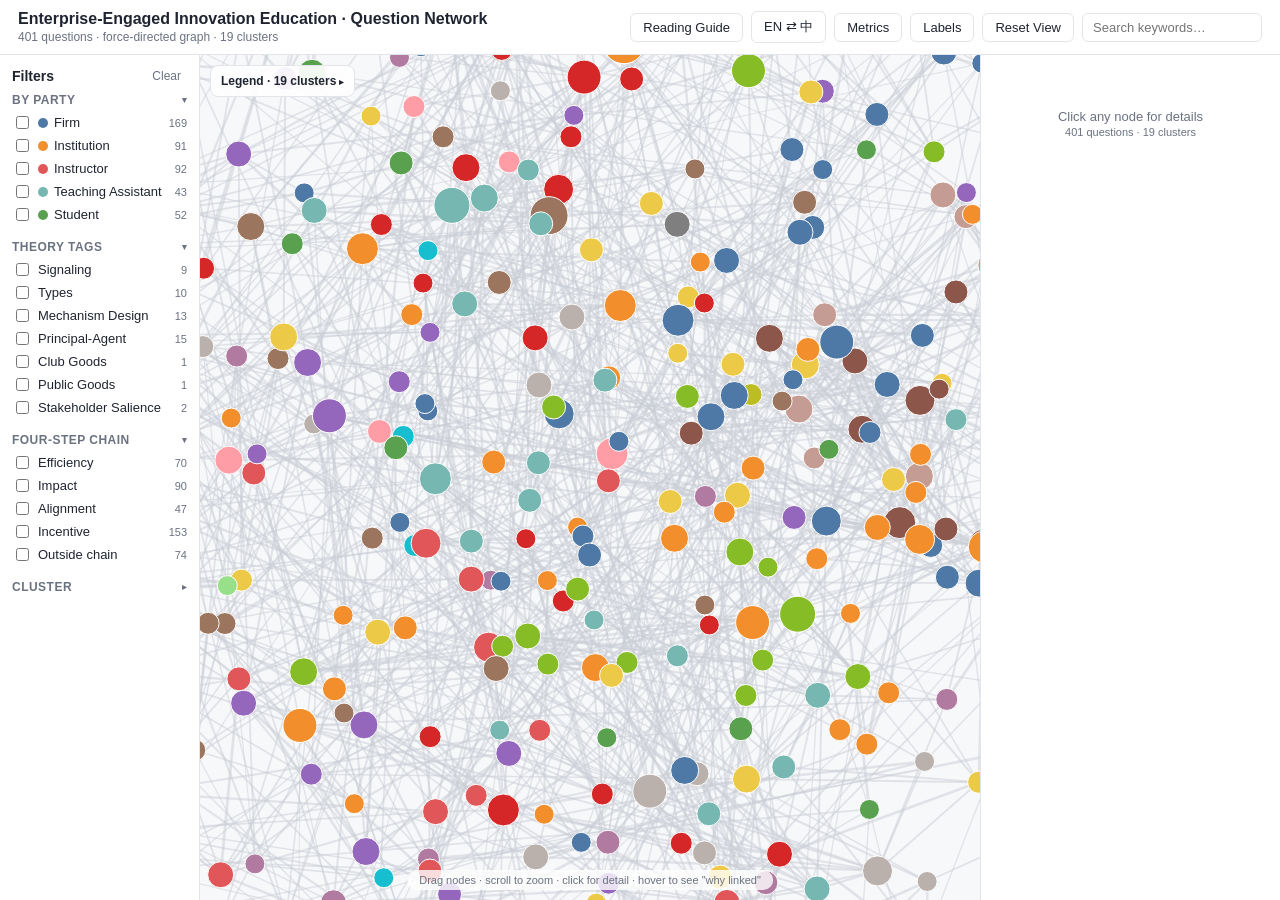
<file: index.html>
﻿<!DOCTYPE html>
<html lang="en">
<head>
  <meta charset="UTF-8">
  <meta name="viewport" content="width=device-width, initial-scale=1.0">
  <title>Enterprise-Engaged Innovation Education · Question Network (401)</title>
  <link rel="stylesheet" href="style.css">
</head>
<body>
  <header class="toolbar">
    <div class="title">
      <h1>Enterprise-Engaged Innovation Education · Question Network</h1>
      <span class="subtitle">401 questions · force-directed graph · 19 clusters</span>
    </div>
    <div class="controls">
      <button id="readme-toggle" class="btn">Reading Guide</button>
      <button id="lang-toggle" class="btn" title="Toggle CN/EN">EN ⇄ 中</button>
      <button id="metrics-toggle" class="btn">Metrics</button>
      <button id="toggle-labels" class="btn">Labels</button>
      <button id="reset-view" class="btn">Reset View</button>
      <input id="search" type="text" placeholder="Search keywords…">
    </div>
  </header>

  <div class="main">
    <aside class="sidebar" id="sidebar">
      <div class="filter-head">Filters <button id="clear-filters" class="mini">Clear</button></div>
      <section class="filter-group">
        <h3 class="filter-toggle">By Party</h3>
        <div id="filter-stakeholder"></div>
      </section>
      <section class="filter-group">
        <h3 class="filter-toggle">Theory Tags</h3>
        <div id="filter-theory"></div>
      </section>
      <section class="filter-group">
        <h3 class="filter-toggle">Four-step Chain</h3>
        <div id="filter-chain"></div>
      </section>
      <section class="filter-group collapsed">
        <h3 class="filter-toggle">Cluster</h3>
        <div id="filter-cluster"></div>
      </section>
    </aside>

    <div class="graph-wrap" id="graph-wrap">
      <svg id="graph"></svg>
      <div class="legend" id="legend"></div>
      <div class="hint">Drag nodes · scroll to zoom · click for detail · hover to see "why linked"</div>
    </div>

    <aside class="detail" id="detail">
      <div class="detail-empty">Click any node for details</div>
    </aside>
  </div>

  <div class="metrics-overlay" id="metrics-overlay" hidden>
    <div class="metrics-panel">
      <div class="metrics-head">
        <h2>Network Metrics</h2>
        <button id="metrics-close" class="mini">✕</button>
      </div>
      <div id="metrics-body"></div>
    </div>
  </div>

  <div class="metrics-overlay" id="readme-overlay" hidden>
    <div class="metrics-panel readme-panel">
      <div class="metrics-head">
        <h2>How to read this graph</h2>
        <button id="readme-close" class="mini">✕</button>
      </div>
            <div class="readme-body">
        <h3>1. Each color = one question cluster (19 clusters, algorithmically grouped)</h3>
        <p>Colors are not preset topics — Louvain community detection groups questions by how they link. V400 contains 401 questions (114 original + 260 expanded research gaps + 6 design questions + 21 GAP new questions) grouped into 19 clusters.</p>
        <table class="readme-clusters">
          <tr><td><span class="dot" style="background:#4e79a7"></span>Real Project Value & Data Constraints</td><td>How real project value is perceived and how data access/visibility constrain it</td></tr>
          <tr><td><span class="dot" style="background:#f28e2b"></span>Institution Incentives, Compliance & Governance</td><td>Institution-side funding, compliance, reputation and governance motives</td></tr>
          <tr><td><span class="dot" style="background:#d62728"></span>Time Scales, Mobilization & Attrition Attribution</td><td>Cohort/budget-year mismatches, mobilization, and whether churn is value or crowding-out</td></tr>
          <tr><td><span class="dot" style="background:#9467bd"></span>Reputation Risk, Value Creation & Churn Measurement</td><td>School/firm reputation risk, value creation, and measuring relationship churn</td></tr>
          <tr><td><span class="dot" style="background:#59a14f"></span>Teaching Capacity, Extra Costs & Grade Preferences</td><td>Instructor/TA workload, added costs, and grade-based selection effects</td></tr>
          <tr><td><span class="dot" style="background:#edc948"></span>School Power, Access & Bargaining Asymmetry</td><td>School size/power, opportunity fairness, and bargaining asymmetry with firms</td></tr>
          <tr><td><span class="dot" style="background:#17becf"></span>Governance & Stakeholder Salience</td><td>Governance arrangements and which stakeholder claims get attended to</td></tr>
          <tr><td><span class="dot" style="background:#e15759"></span>Course Scaffolding & Grade-Level Projects</td><td>How courses are scaffolded and projects assigned across grade levels</td></tr>
          <tr><td><span class="dot" style="background:#76b7b2"></span>Success Criteria, Accountability & Outcome Measurement</td><td>Whose success criteria win and how outcomes are attributed/measured</td></tr>
          <tr><td><span class="dot" style="background:#ff9da7"></span>AI, Transaction Costs & Student Signals</td><td>AI screening, transaction costs, and student-side signaling</td></tr>
          <tr><td><span class="dot" style="background:#9c755f"></span>Value Realization Lag, Repetition & Course Distinctiveness</td><td>The 2-3 year lag, repeated offerings, and what makes a course distinctive</td></tr>
          <tr><td><span class="dot" style="background:#bab0ac"></span>Firm Efficiency & Commitment Signals</td><td>Where firm-side efficiency loss concentrates and which long-term-intent signals are credible</td></tr>
          <tr><td><span class="dot" style="background:#86bc25"></span>TA Scalability & Continuity</td><td>TA resource allocation, scaling, and continuity across cohorts</td></tr>
          <tr><td><span class="dot" style="background:#8c564b"></span>Mechanism Design & Governance Theory</td><td>Five-party incentive design, value capture, and governance mechanisms</td></tr>
          <tr><td><span class="dot" style="background:#b07aa1"></span>Multi-School Costs & Project Budgets</td><td>Costs across school teams, project budgets, and scale sensitivity</td></tr>
          <tr><td><span class="dot" style="background:#bcbd22"></span>Firm Types & Incentive Heterogeneity</td><td>Firm type differences and heterogeneous participation incentives</td></tr>
          <tr><td><span class="dot" style="background:#7f7f7f"></span>Try-Before-You-Buy, Signaling & Screening</td><td>Firm try-before-buy, student pay-to-signal, and screening/selection</td></tr>
          <tr><td><span class="dot" style="background:#c49c94"></span>Attrition, Sustainability & Time Mismatch</td><td>Why participation decays, whether mobilization lowers it, and one-shot course return</td></tr>
          <tr><td><span class="dot" style="background:#98df8a"></span>Output Ownership & Portability</td><td>Who owns outputs and whether students/firms can carry them across courses</td></tr>
        </table>

        <h3>2. A line between two points = "these two questions share the same root"</h3>
        <p>A line is <b>not</b> "this question causes that one" (not causal), but "these two are two sides of the same thing". Composed of two signals:</p>
        <ul>
          <li><b>Shared tags (60%)</b>: same Nobel theory / same citation / same seed question / same governance or constraint dimension</li>
          <li><b>Shared wording (40%)</b>: semantic similarity of English wording (TF-IDF)</li>
        </ul>
        <p>Hover or click any node — the right panel lists "why linked (shared tags / citations)", which is the evidence for that line.</p>

        <h3>3. Why some clusters mix together</h3>
        <p>Clusters sit close together when they describe the same mechanism from different stakeholders — for example, attrition is the symptom, time mismatch the cause, and mechanism design the cure. This adjacency is a finding, not a rendering bug.</p>

        <h3>4. What the network says (one line)</h3>
        <p>The highest-betweenness questions now sit on institution funding/reputation and firm value/sustainability, confirming that five-party incentive alignment and sustainability remain the research spine.</p>
      </div>
    </div>
  </div>

  <div class="tooltip" id="tooltip" hidden></div>

  <script src="lib/d3.v7.min.js"></script>
  <script src="graph.js"></script>
</body>
</html>
</file>
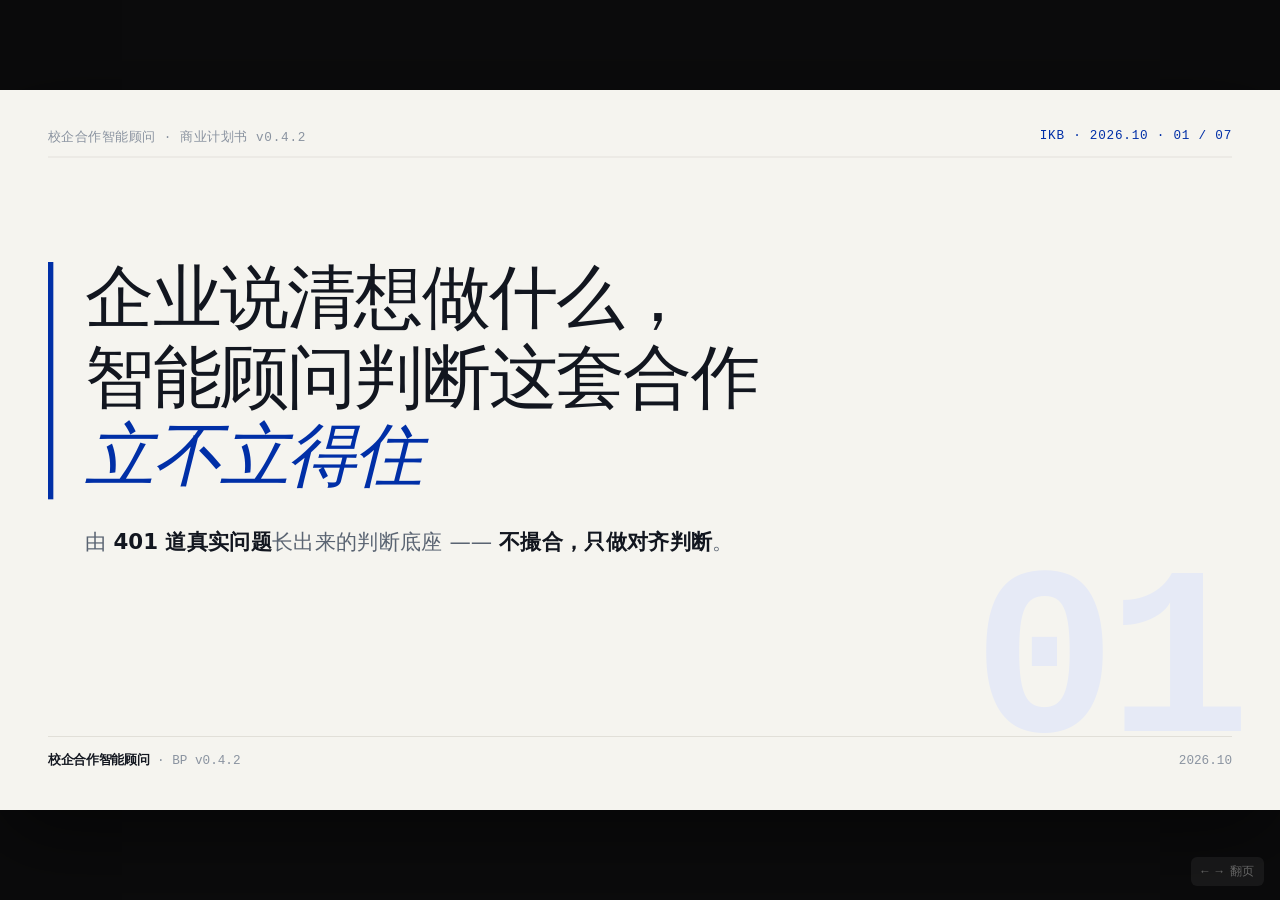
<file: bp/index.html>
<!DOCTYPE html>
<html lang="zh-CN">
<head>
<meta charset="utf-8">
<meta name="viewport" content="width=device-width,initial-scale=1">
<meta name="robots" content="noindex">
<title>校企合作智能顾问 · 商业计划书 v0.4.2 · 7 页</title>
<style>
/* ============================================================================
   校企合作智能顾问 · BP v0.4.2 · 7 页 deck
   风格：A 克莱因蓝档案（IKB Dossier）— 纸底 / IKB #002FA7 / 等宽小标 / 细线
   契约：单文件零依赖 · 固定 16:9 舞台（1920×1080）整体缩放 · 打印一页一张
   ============================================================================ */
:root{
  --paper:#F5F4EF; --ink:#12161F; --sub:#5A6472; --faint:#8A93A0; --rule:#D9D6CE;
  --ikb:#002FA7; --ikb-soft:#E6EAF6; --ikb-ink:#22307A; --card:#FFFFFF;
  --mono:ui-monospace,"JetBrains Mono","SFMono-Regular",Consolas,"Liberation Mono",monospace;
  --sans:"HarmonyOS Sans SC","MiSans","PingFang SC","Hiragino Sans GB","Microsoft YaHei",system-ui,sans-serif;
}
*{box-sizing:border-box;margin:0;padding:0}
html,body{height:100%;background:#0b0b0c;overflow:hidden;font-family:var(--sans);color:var(--ink)}

/* === 舞台与缩放 === */
#fit{position:fixed;left:0;top:0;right:0;bottom:0;width:100%;height:100%;overflow:hidden;background:#0b0b0c}
#deck{position:absolute;left:0;top:0;width:1920px;height:1080px;
  transform-origin:0 0;transform:translate(0,0) scale(1);
  box-shadow:0 40px 120px rgba(0,0,0,.5);background:var(--paper)}
.stage{position:absolute;inset:0;background:var(--paper);overflow:hidden;
  opacity:0;visibility:hidden;transition:opacity .32s ease}
.stage.active{opacity:1;visibility:visible}

/* === 页眉 / 页脚 === */
.chrome{position:absolute;top:58px;left:72px;right:72px;display:flex;justify-content:space-between;
  font-family:var(--mono);font-size:19px;letter-spacing:.06em;color:var(--faint);z-index:3}
.chrome .r{color:var(--ikb)}
.rule{position:absolute;top:100px;left:72px;right:72px;height:1px;background:var(--rule);z-index:3}

/* === 内容区 === */
.content{position:absolute;left:72px;right:72px;top:166px;bottom:58px;display:flex;flex-direction:column;z-index:2}
.kicker{font-family:var(--mono);font-size:20px;letter-spacing:.16em;color:var(--ikb)}
.q{margin-top:14px;font-weight:250;font-size:70px;line-height:1.06;letter-spacing:-.025em;max-width:1600px}
.q em{font-style:italic;font-weight:300;color:var(--ikb)}
.lede{margin-top:16px;font-size:25px;line-height:1.55;color:var(--sub);max-width:1440px}
.lede b{color:var(--ink);font-weight:600}
.body{flex:1;margin-top:30px;display:grid;gap:20px;align-content:start;min-height:0;grid-auto-rows:max-content}

/* === 通用块 === */
.cards{display:grid;gap:20px}
.c2{grid-template-columns:repeat(2,minmax(0,1fr))}
.c3{grid-template-columns:repeat(3,minmax(0,1fr))}
.card{border:1px solid var(--rule);border-radius:10px;padding:22px 24px;background:var(--card)}
.card .cat{display:block;font-family:var(--mono);font-size:17px;letter-spacing:.1em;color:var(--ikb);margin-bottom:9px}
.card h3{margin:0 0 9px;font-size:27px;font-weight:600;letter-spacing:-.01em}
.card p{margin:0;font-size:21px;line-height:1.5;color:var(--sub)}
.card p+p{margin-top:7px}
.card p b{color:var(--ink)}
.card.accent{background:var(--ikb);border-color:var(--ikb)}
.card.accent .cat,.card.accent h3{color:#fff}
.card.accent p{color:rgba(255,255,255,.88)} .card.accent p b{color:#fff}

.band{margin-top:auto;background:var(--ikb-soft);border-left:5px solid var(--ikb);
  padding:18px 24px;font-size:23px;line-height:1.5;color:var(--ikb-ink)}
.band b{color:var(--ikb)}
.band .t{font-family:var(--mono);font-size:16px;letter-spacing:.12em;color:var(--ikb);margin-right:12px}

/* 行列表（编号 + 文字） */
.rows{display:flex;flex-direction:column}
.rows .r{display:grid;grid-template-columns:max-content 1fr;gap:18px;padding:15px 0;border-top:1px solid var(--rule);align-items:baseline}
.rows .r:last-child{border-bottom:1px solid var(--rule)}
.rows .n{font-family:var(--mono);font-size:22px;font-weight:700;color:var(--ikb);min-width:44px;white-space:nowrap}
.rows .x{font-size:22px;line-height:1.5;color:var(--sub)}
.rows .x b{color:var(--ink)}
.rows .x .lbl{font-family:var(--mono);font-size:16px;color:var(--faint);margin-right:10px}
.rows.dense .r{padding:9px 0}

/* 表 */
.tbl{width:100%;border-collapse:collapse;font-size:21px}
.tbl th{font-family:var(--mono);font-size:15px;letter-spacing:.08em;color:var(--faint);
  text-align:left;padding:9px 14px 9px 0;border-bottom:1px solid var(--ink)}
.tbl td{padding:11px 14px 11px 0;border-bottom:1px solid var(--rule);vertical-align:top;color:var(--sub)}
.tbl td b{color:var(--ink)}
.tbl .id{font-family:var(--mono);font-weight:700;color:var(--ikb);width:58px;white-space:nowrap}
.tbl .em{color:var(--ink);font-weight:600}
.tbl.tight td{padding:7px 14px 7px 0}

/* 小工具 */
.strip{display:flex;border:1px solid var(--rule);border-radius:9px;overflow:hidden;background:var(--card)}
.strip div{flex:1;padding:13px 18px;border-right:1px solid var(--rule);font-size:21px;color:var(--ink)}
.strip div:last-child{border-right:0}
.strip .k{display:block;font-family:var(--mono);font-size:15px;letter-spacing:.1em;color:var(--faint);margin-bottom:5px}
.box{border:1px solid var(--rule);border-radius:10px;padding:20px 22px;background:var(--card)}
.box .h{font-family:var(--mono);font-size:16px;letter-spacing:.1em;color:var(--ikb);margin-bottom:10px}
.kv{display:grid;grid-template-columns:auto 1fr;gap:8px 14px;font-size:20px;line-height:1.45}
.kv dt{font-family:var(--mono);font-size:16px;color:var(--faint);padding-top:3px}
.kv dd{color:var(--sub)} .kv dd b{color:var(--ink)}
.chip{display:inline-block;font-family:var(--mono);font-size:15px;padding:2px 9px;border-radius:99px;
  border:1px solid var(--ikb);color:var(--ikb);background:var(--ikb-soft);margin-left:6px}

/* 封面专属 */
.cover-bar{position:absolute;left:0;top:6px;width:8px;height:356px;background:var(--ikb)}
.ghost{position:absolute;right:58px;bottom:34px;font-family:var(--mono);font-size:360px;line-height:1;
  color:var(--ikb-soft);font-weight:700;letter-spacing:-.04em;user-select:none}
.foot{position:absolute;left:72px;right:72px;bottom:62px;display:flex;justify-content:space-between;align-items:baseline;
  border-top:1px solid var(--rule);padding-top:22px;font-family:var(--mono);font-size:19px;color:var(--faint)}
.foot b{color:var(--ink)}

/* 页码浮字（内容页） */
.pg-ghost{position:absolute;right:66px;bottom:40px;font-family:var(--mono);font-size:150px;line-height:1;
  font-weight:700;color:var(--ikb-soft);user-select:none;z-index:1}

/* 导航提示 */
.nav{position:fixed;right:16px;bottom:14px;font-family:var(--mono);font-size:12px;color:#666;
  background:rgba(255,255,255,.06);padding:6px 10px;border-radius:6px;z-index:9}

/* === 打印：一页一张 16:9 === */
@media print{
  @page{size:20in 11.25in;margin:0}
  html,body{height:auto;background:#fff;overflow:visible}
  #fit{position:static;left:auto;top:auto;right:auto;bottom:auto;width:auto;height:auto;
    display:block;overflow:visible;background:#fff}
  #deck{position:static;left:auto;top:auto;width:auto;height:auto;
    transform:none!important;transform-origin:0 0;box-shadow:none;background:#fff}
  .stage{position:relative;inset:auto;opacity:1!important;visibility:visible!important;
    width:1920px;height:1080px;break-after:page;page-break-after:always}
  .stage:last-child{break-after:auto;page-break-after:auto}
  .nav{display:none}
  *{-webkit-print-color-adjust:exact;print-color-adjust:exact}
}
@media (prefers-reduced-motion: reduce){ .stage{transition:none} }
</style>
</head>
<body>
<div id="fit">
<div id="deck">

  <!-- ══════════ 01 · 封面 ══════════ -->
  <section class="stage active">
    <div class="chrome"><span>校企合作智能顾问 · 商业计划书 v0.4.2</span><span class="r">IKB · 2026.10 · 01 / 07</span></div>
    <div class="rule"></div>
    <div style="position:absolute;left:72px;right:72px;top:252px">
      <div class="cover-bar"></div>
      <h1 style="margin-left:56px;font-weight:250;font-size:104px;line-height:1.14;letter-spacing:-.03em;max-width:1560px">企业说清想做什么，<br>智能顾问判断这套合作<br><em style="font-style:italic;font-weight:300;color:var(--ikb)">立不立得住</em></h1>
      <div style="margin-left:56px;margin-top:44px;font-size:32px;line-height:1.6;color:var(--sub);max-width:1240px">由 <b style="color:var(--ink)">401 道真实问题</b>长出来的判断底座 —— <b style="color:var(--ink)">不撮合，只做对齐判断</b>。</div>
    </div>
    <div class="ghost">01</div>
    <div class="foot"><div><b>校企合作智能顾问</b> · BP v0.4.2</div><div>2026.10</div></div>
  </section>

  <!-- ══════════ 02 · 问题 ══════════ -->
  <section class="stage">
    <div class="chrome"><span>校企合作智能顾问 · 商业计划书 v0.4.2</span><span class="r">IKB · 2026.10 · 02 / 07</span></div>
    <div class="rule"></div>
    <div class="pg-ghost">02</div>
    <div class="content">
      <div class="kicker">§2 · 痛点分析 · Pain Points</div>
      <h2 class="q">合作卡在哪？</h2>
      <div class="lede">三侧各有各的痛，指向的是同一个根因。</div>
      <div class="body">
        <div class="cards c3">
          <div class="card"><span class="cat">一侧 · 企业</span><h3>进不来，也算不过来</h3>
            <p>没有统一入口：找院系、找老师、找就业办，路径各不相同。</p>
            <p>投钱之前，<b>没人替它算清「值不值」</b>。</p></div>
          <div class="card"><span class="cat">二侧 · 院系与课程</span><h3>靠个人关系，不沉淀</h3>
            <p>课程找企业靠老师个人关系，<b>换个人合作就断</b>。</p>
            <p>企业参与过什么没有留下档案；院系的紧迫传导不到教师个体。</p></div>
          <div class="card"><span class="cat">三侧 · 学生</span><h3>被动接收，没人教</h3>
            <p>校企合作最大的浪费，是把<b>错的需求做成了课</b>。</p>
            <p>学生在企业面前多是被动接收方；怎么和企业沟通学生方的需求，没人教过。</p></div>
        </div>
        <div class="band"><span class="t">根因</span>卡在 <b>激励对齐</b>（Alignment），不是效率（Efficiency）。企业问的「值不值」只是表征 —— 要让校企合作变成「<b>先判断，再做</b>」。</div>
      </div>
    </div>
  </section>

  <!-- ══════════ 03 · 产品 ══════════ -->
  <section class="stage">
    <div class="chrome"><span>校企合作智能顾问 · 商业计划书 v0.4.2</span><span class="r">IKB · 2026.10 · 03 / 07</span></div>
    <div class="rule"></div>
    <div class="pg-ghost">03</div>
    <div class="content">
      <div class="kicker">§4 · 产品与服务 · Product</div>
      <h2 class="q">产品长什么样？</h2>
      <div class="lede">每一个功能都由一个 gap 逼出来；顺序是：<b>先入口 → 再上判断层</b>。</div>
      <div class="body">
        <div class="cards" style="grid-template-columns:1.02fr .98fr">
          <div class="box">
            <div class="h">五个功能 · 顺序即优先级</div>
            <div class="rows">
              <div class="r"><span class="n">01</span><span class="x"><b>企业侧问答</b> <span class="lbl">入口</span>能参与的形式、该找谁、流程与成本。</span></div>
              <div class="r"><span class="n">02</span><span class="x"><b>对齐诊断</b> <span class="lbl">核心判断</span>你要的和这门课要的，是不是同一件事。</span></div>
              <div class="r"><span class="n">03</span><span class="x"><b>层级定位</b> <span class="lbl">—</span>把一件合作从课程层拉到 project / school 层。</span></div>
              <div class="r"><span class="n">04</span><span class="x"><b>「值不值」判断</b> <span class="lbl">高客单钩子</span>行业 / 预算 / 人力 → 适配课题 ＋ 匹配课程。</span></div>
              <div class="r"><span class="n">05</span><span class="x"><b>学生沟通训练</b> <span class="lbl">第二阶段</span>与企业模拟对话，给要点与反馈。</span></div>
            </div>
          </div>
          <div class="box" style="display:flex;flex-direction:column;gap:14px">
            <div class="h">一屏样例 · 企业问 → 顾问答 → 诊断输出</div>
            <div class="rows">
              <div class="r"><span class="n">输入</span><span class="x">企业填：「想让本科生帮我们做电池管理的数据分析」</span></div>
              <div class="r"><span class="n">追问</span><span class="x">顾问问：预算区间？能给的周期？院系侧对接人？（用 401 题网络定位你属于哪一类）</span></div>
              <div class="r"><span class="n">判断</span><span class="x">输出：<b>适配课题 × 匹配课程 × 值不值</b> —— 推荐课题 ＋ 建议对接院系 ＋ 风险点。</span></div>
            </div>
            <div style="border:1px dashed var(--ikb);border-radius:8px;padding:10px 14px;font-family:var(--mono);font-size:15px;color:var(--ikb)">
              界面截图 · 待补（真实界面：401 问题网络已上线 crf.ferrari11.com；顾问问答界面上线于 P2）
            </div>
          </div>
        </div>
        <div class="band"><span class="t">不做什么</span>不做通用聊天助手、不做招生 / CRM、不做合同 / 法务 / 资金托管、不做撮合交易平台 —— <b>交付物里一放名单，就退回撮合</b>。</div>
      </div>
    </div>
  </section>

  <!-- ══════════ 04 · 为什么是我们 ══════════ -->
  <section class="stage">
    <div class="chrome"><span>校企合作智能顾问 · 商业计划书 v0.4.2</span><span class="r">IKB · 2026.10 · 04 / 07</span></div>
    <div class="rule"></div>
    <div class="pg-ghost">04</div>
    <div class="content">
      <div class="kicker">§5 · 为什么是我们 · The Base</div>
      <h2 class="q">底座不是数据集，<br>是一张问题网络</h2>
      <div class="body" style="margin-top:22px">
        <div class="cards" style="grid-template-columns:1.06fr .94fr">
          <div class="box">
            <div class="h">401 题问题网络 · 已上线可交互页面</div>
            <div class="rows">
              <div class="r"><span class="n">01</span><span class="x"><b>数据是长出来的</b>：401 题 ＝ 114 基线 ＋ 281 扩题 ＋ 6 设计题；114 里 <b>60 题（52.6%）</b>判为研究空白。</span></div>
              <div class="r"><span class="n">02</span><span class="x"><b>方法可复现</b>：扩题标准与打标规范本身就是资产，网络能持续增补，每一题都能回源。</span></div>
              <div class="r"><span class="n">03</span><span class="x"><b>研究已做成产品</b>：可交互网络已部署上线（crf.ferrari11.com）—— 证明的不是「我们想过」，是<b>能把研究做成产品</b>。</span></div>
              <div class="r"><span class="n">04</span><span class="x"><b>五方视角</b>：企业 / 院系 / 教师 / 助教 / 学生，从田野访谈与文献里长出来 —— 公开渠道买不到。</span></div>
            </div>
          </div>
          <div class="box">
            <div class="h">别人为什么难超过我们 · 三层</div>
            <div class="rows">
              <div class="r"><span class="n">1</span><span class="x"><b>供给侧 · 已有</b> —— 401 题从田野长出、方法可复现；但题目清单是静态的，<b>可被抄走</b>。</span></div>
              <div class="r"><span class="n">2</span><span class="x"><b>结果侧 · P2–P3 形成</b> —— 合作成败的 ground truth，只有深度参与者能积累，<b>花钱买不到</b>。</span></div>
              <div class="r"><span class="n">3</span><span class="x"><b>标准侧 · P3 之后</b> —— 院系一旦用我们的诊断做立项依据，就成了流程的一部分，<b>替换要改流程</b>。</span></div>
            </div>
          </div>
        </div>
        <div class="band"><span class="t">飞轮</span>燃料不是数据量，是 <b>结果标签</b>（成了 / 没成 / 卡在哪一步）。只要不中断真实场景的接入，别人就永远差一个「结果标签」的时滞。</div>
      </div>
    </div>
  </section>

  <!-- ══════════ 05 · 多大 ══════════ -->
  <section class="stage">
    <div class="chrome"><span>校企合作智能顾问 · 商业计划书 v0.4.2</span><span class="r">IKB · 2026.10 · 05 / 07</span></div>
    <div class="rule"></div>
    <div class="pg-ghost">05</div>
    <div class="content">
      <div class="kicker">§3 / §8 · 多大 · Beachhead &amp; Sizing</div>
      <h2 class="q">这个池子有多大？</h2>
      <div class="body" style="margin-top:20px">
        <div class="strip">
          <div><span class="k">客户单位</span>＝ <b>院系</b> —— 谁付费、谁互为参考</div>
          <div><span class="k">计价单位</span>＝ <b>课题</b> —— 一门课可挂 N 个课题</div>
          <div><span class="k">试点单位</span>＝ <b>一门课</b> —— 灯塔是入口，不构成市场</div>
        </div>
        <div class="cards" style="grid-template-columns:1.25fr .75fr;gap:22px">
          <div class="box" style="padding:16px 22px 18px">
            <div class="h">首发池：10 个名字（8 个有出处 · 先列出来）</div>
            <table class="tbl tight">
              <tr><th></th><th>院系 / 单位</th><th>课程（代码）</th><th>层</th></tr>
              <tr><td class="id">1</td><td>工程 · 土木</td><td><b>CIVL2114</b> Internship</td><td>接触层</td></tr>
              <tr><td class="id">2</td><td>工程 · 计算机</td><td><b>COMP3410</b> Internship</td><td>接触层</td></tr>
              <tr><td class="id">3</td><td>工程 · 计算机（DS&amp;E）</td><td><b>COMP3510</b> Internship</td><td>接触层</td></tr>
              <tr><td class="id">4</td><td>工程 · IMSE</td><td><b>IMSE4051</b> Engineering research and innovation</td><td><span class="em">判断层</span></td></tr>
              <tr><td class="id">5</td><td>工程 · IMSE</td><td><b>IMSE3134</b> Innovation and entrepreneurship</td><td><span class="em">判断层</span><span class="chip">待核</span></td></tr>
              <tr><td class="id">6</td><td>法律 · LITE</td><td><b>LLAW3255</b> Innovation Internship</td><td>接触层</td></tr>
              <tr><td class="id">7</td><td>工程 · 多系</td><td><b>DASE3229</b> / IMSE3229 / ELEC3841 / MECH3432</td><td>接触层</td></tr>
              <tr><td class="id">8</td><td><b>灯塔</b> · 创新学院</td><td>I-School 的一门 FIL 课程</td><td><span class="em">试点</span></td></tr>
              <tr><td class="id">9–10</td><td colspan="2">名字与记录者待补</td><td><span class="chip">待确认</span></td></tr>
            </table>
          </div>
          <div class="box" style="display:flex;flex-direction:column;gap:14px">
            <div class="h">体量 · 只给量级，不给数字</div>
            <div class="kv">
              <dt>L1 上界试算</dt><dd><b>≈ HK$2.4 亿 – 9.5 亿</b><br>4,773 学程 × ≥1 课 × HK$5–20 万 / 课题</dd>
              <dt>三重标注</dt><dd>认证准则下限 · 我方定价 · 锚 n = 1（一起读）</dd>
              <dt>三格分母</dt><dd>工程线 / 计算线 / 入协议线 —— <b>不合成</b>，不可相乘</dd>
              <dt>L3 SOM</dt><dd>3–5 年可达，按飞轮机制推导；前提 <span class="chip">待确认</span></dd>
            </div>
            <div style="font-size:19px;line-height:1.5;color:var(--faint)">港大三个数（相关课程数 / 参与企业数 / 历史样例量）出来之前，L1 / L3 的具体数字不写。</div>
          </div>
        </div>
        <div class="band"><span class="t">纪律</span>每个名字后面必须挂一个<b>课程负责人（＝记录者）</b>，否则只证明「够得着」，没证明飞轮转得起来 —— 记录者列 <b>待确认</b>。</div>
      </div>
    </div>
  </section>

  <!-- ══════════ 06 · 怎么收钱 ══════════ -->
  <section class="stage">
    <div class="chrome"><span>校企合作智能顾问 · 商业计划书 v0.4.2</span><span class="r">IKB · 2026.10 · 06 / 07</span></div>
    <div class="rule"></div>
    <div class="pg-ghost">06</div>
    <div class="content">
      <div class="kicker">§6 / §7 / §10 · 怎么收钱 · Revenue</div>
      <h2 class="q">钱从哪来 —— 谁付、多久、会不会复购</h2>
      <div class="body" style="margin-top:20px">
        <div class="cards" style="grid-template-columns:1.3fr .7fr">
          <div class="box" style="padding:16px 22px 18px">
            <div class="h">四条收入线 ＋ 一条公共品底座</div>
            <table class="tbl">
              <tr><th></th><th>收入线</th><th>谁付 / 怎么计</th><th>买的是什么</th></tr>
              <tr><td class="id">01</td><td><b>单课题赞助</b></td><td>企业付 · 按课题</td><td>风险规避 —— 让企业「别白投」</td></tr>
              <tr><td class="id">02</td><td><b>院系订阅</b></td><td>学校付 · 年费</td><td>交班连续性 —— 院系资产能沉淀</td></tr>
              <tr><td class="id">03</td><td><b>定制顾问 / 报告</b></td><td>企业付 · 高客单项目制</td><td>要一个说法 —— 能署名上报的依据</td></tr>
              <tr><td class="id">—</td><td>公共品底座</td><td>免费</td><td>问题网络与基础方法开放，建信任与标准</td></tr>
            </table>
          </div>
          <div class="box" style="display:flex;flex-direction:column;gap:12px">
            <div class="h">定价锚 · 不写死点估计</div>
            <div class="kv">
              <dt>计价</dt><dd>单位 ＝ <b>课题</b></dd>
              <dt>ACV</dt><dd><b>HK$5–20 万</b> / 课题<span class="chip">我方假设</span></dd>
              <dt>首年下限</dt><dd>HK$5 万 / 课题起<span class="chip">待确认</span></dd>
              <dt>交付成本</dt><dd><span class="chip">待核</span></dd>
            </div>
            <div style="font-size:19px;line-height:1.5;color:var(--faint)">变现顺序：P1 单课题 → P2 定制顾问 → P3 院系订阅 → P3+ 数据与基准。</div>
          </div>
        </div>
        <div class="band"><span class="t">GTM · 假设 待验证</span>① <b>谁签单</b>（buyer）＝ 企业侧课题赞助（决策人＝院系课题负责人＋企业对接人）　② <b>销售周期</b>＝ 按认证复审年表进场，复审年是院系最愿意动的一年　③ <b>企业复购</b>＝ 结果标签驱动的续用与扩题 —— <b>真实成交数据只能靠做出第一单</b>。</div>
      </div>
    </div>
  </section>

  <!-- ══════════ 07 · 怎么落地、要什么 ══════════ -->
  <section class="stage">
    <div class="chrome"><span>校企合作智能顾问 · 商业计划书 v0.4.2</span><span class="r">IKB · 2026.10 · 07 / 07</span></div>
    <div class="rule"></div>
    <div class="pg-ghost">07</div>
    <div class="content">
      <div class="kicker">§9 / §11 / §12 / §13 · 怎么落地、要什么</div>
      <h2 class="q">接下来三步，需要什么？</h2>
      <div class="body" style="margin-top:18px">
        <div class="cards c2" style="gap:18px">
          <div class="box">
            <div class="h">路线图 · 不给硬日期，给窗口与门槛</div>
            <div class="rows dense">
              <div class="r"><span class="n">P0</span><span class="x"><b>已完成</b> · 知识底座（401 网络 ＋ 课程数据表 ＋ 企业名单 ＋ 调研卡）</span></div>
              <div class="r"><span class="n">P1</span><span class="x"><b>场景已定</b> · 教学试点（HKU I-School 的一门 FIL 课程）→ 门槛：拿到第一个可公开的成效案例</span></div>
              <div class="r"><span class="n">∥</span><span class="x"><b>并行线 · 已定</b> · 另建产品站（仅作工程形态参考）</span></div>
              <div class="r"><span class="n">P2</span><span class="x"><b>顾问 MVP</b> · 功能 1–3 上线，接真实企业试用 → owner：产品化负责人</span></div>
              <div class="r"><span class="n">P3</span><span class="x"><b>商业化</b> · 院系订阅与单课题成交；功能 4 上线</span></div>
            </div>
          </div>
          <div class="box">
            <div class="h">资源需求 · 要多少 / 干什么 / 多久 / 谁出</div>
            <div class="rows dense">
              <div class="r"><span class="n">要多少</span><span class="x">金额区间 <span class="chip">待确认</span></span></div>
              <div class="r"><span class="n">干什么</span><span class="x">用途分解：MVP 开发 / 试点评估设计 / 材料成本<span class="chip">待核</span></span></div>
              <div class="r"><span class="n">多久</span><span class="x">对齐左栏路线图（P1 → P3）</span></div>
              <div class="r"><span class="n">谁出</span><span class="x">政府配套：政府 : 业界 ＝ <b>2 : 1</b>；业界出资方<span class="chip">待确认</span></span></div>
            </div>
          </div>
          <div class="box">
            <div class="h">团队 · 这队能不能交付</div>
            <div class="rows dense">
              <div class="r"><span class="n">01</span><span class="x"><b>项目负责人</b>（牵头）· 方向与资源</span></div>
              <div class="r"><span class="n">02</span><span class="x"><b>执笔 / 产品化</b> <span class="lbl">正式姓名待确认</span>可验证产出：401 网络已上线、调研卡与体检报告、114 题打标口径</span></div>
              <div class="r"><span class="n">03</span><span class="x"><b>技术实现</b> ＝ 课题组现有开发资源</span></div>
              <div class="r"><span class="n">缺谁</span><span class="x">销售 / 技术 —— 补齐计划随 P2；现有 2 名核心成员 ＋ 1 项课题组开发资源</span></div>
            </div>
          </div>
          <div class="box">
            <div class="h">风险 · 覆盖隐私 / 同意 / 治理 / 采购</div>
            <div class="rows dense">
              <div class="r"><span class="n">技术</span><span class="x">大模型能力边界 · 技术角色界定</span></div>
              <div class="r"><span class="n">数据</span><span class="x">学校侧数据敏感 · 分层授权 · <b>知情同意</b> · <b>治理与授权范围</b><span class="chip">待确认</span></span></div>
              <div class="r"><span class="n">组织</span><span class="x">单一主持人依赖 · 高校采购与立项周期</span></div>
              <div class="r"><span class="n">商业</span><span class="x">商业化验证 · IP 归属<span class="chip">待确认</span></span></div>
            </div>
          </div>
        </div>
      </div>
    </div>
  </section>

</div>
</div>
<div class="nav">← → 翻页</div>
<script>
(function(){
  var deck=document.getElementById('deck');
  var slides=[].slice.call(deck.querySelectorAll('.stage'));
  var i=0;
  function fit(){
    var vv=window.visualViewport;
    var w=Math.round((vv&&vv.width)||window.innerWidth);
    var h=Math.round((vv&&vv.height)||window.innerHeight);
    var k=Math.min(w/1920, h/1080);
    var x=(w-1920*k)/2, y=(h-1080*k)/2;
    deck.style.transform='translate('+x+'px,'+y+'px) scale('+k+')';
  }
  function show(n){
    i=Math.max(0,Math.min(slides.length-1,n));
    slides.forEach(function(s,k){s.classList.toggle('active',k===i);});
    try{history.replaceState(null,'','#'+(i+1));}catch(e){}
  }
  window.addEventListener('resize',fit);
  window.addEventListener('orientationchange',fit);
  window.addEventListener('pageshow',fit);
  if(window.visualViewport){window.visualViewport.addEventListener('resize',fit);}
  fit();
  requestAnimationFrame(fit);
  setTimeout(fit,120); setTimeout(fit,400);
  window.addEventListener('hashchange',function(){
    var h=parseInt((location.hash||'').replace('#',''),10);
    if(isFinite(h)&&h>0) show(h-1);
  });
  var _h=parseInt((location.hash||'').replace('#',''),10);
  show(isFinite(_h)&&_h>0?_h-1:0);
  window.addEventListener('keydown',function(e){
    if(['ArrowRight','ArrowDown','PageDown',' ','Enter'].indexOf(e.key)>=0){show(i+1);e.preventDefault();}
    else if(['ArrowLeft','ArrowUp','PageUp','Backspace'].indexOf(e.key)>=0){show(i-1);e.preventDefault();}
    else if(e.key==='Home'){show(0);} else if(e.key==='End'){show(slides.length-1);}
  });
  var _wlock=0;
  window.addEventListener('wheel',function(e){
    var now=Date.now(); if(now<_wlock) return;      /* 一次手势一页 */
    var dy=e.deltaY*(e.deltaMode===1?16:1);
    if(Math.abs(dy)<12) return;                     /* 吃掉抖动 */
    _wlock=now+550;
    show(i+(dy>0?1:-1));
    e.preventDefault();
  },{passive:false});
  deck.addEventListener('click',function(e){
    var r=deck.getBoundingClientRect();
    show((e.clientX-r.left) < r.width/2 ? i-1 : i+1);
  });
})();
</script>
</body>
</html>
</file>
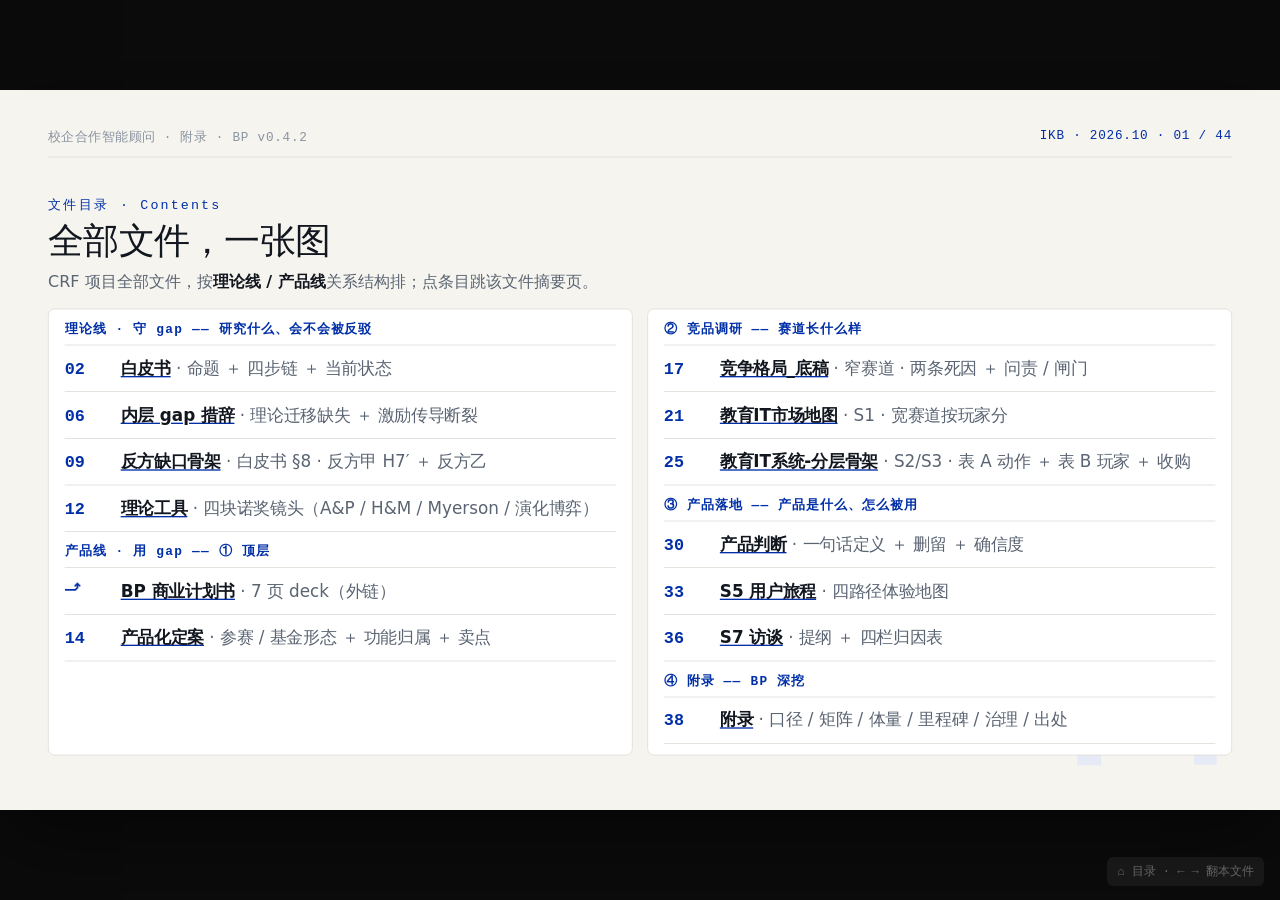
<file: bp/info/index.html>
<!DOCTYPE html>
<html lang="zh-CN">
<head>
<meta charset="utf-8">
<meta name="viewport" content="width=device-width,initial-scale=1">
<title>校企合作智能顾问 · BP v0.4.2 · 附录</title>
<style>
/* ============================================================================
   校企合作智能顾问 · BP v0.4.2 · 附录（Appendix）
   风格：A 克莱因蓝档案（IKB Dossier）— 与 7 页 deck 同套 token
   契约：单文件零依赖 · 固定 16:9 舞台（1920×1080）整体缩放 · 打印一页一张
   内容源：Obsidian《校企合作智能顾问_商业计划书_v0.4.2_2026-10-04.md》
           §4 口径 / §1.6 五方矩阵 / §4.2 体量试算 / §9+§11 里程碑与资源
           / §13+§10 数据治理 / §14 出处
   定位：BP v0.4.2 文件总目录 —— 封面（01）+ 各文件摘要 + 附录深挖（38–44）
   ============================================================================ */
:root{
  --s:1;
  --paper:#F5F4EF; --ink:#12161F; --sub:#5A6472; --faint:#8A93A0; --rule:#D9D6CE;
  --ikb:#002FA7; --ikb-soft:#E6EAF6; --ikb-ink:#22307A; --card:#FFFFFF;
  --mono:ui-monospace,"JetBrains Mono","SFMono-Regular",Consolas,"Liberation Mono",monospace;
  --sans:"HarmonyOS Sans SC","MiSans","PingFang SC","Hiragino Sans GB","Microsoft YaHei",system-ui,sans-serif;
}
*{box-sizing:border-box;margin:0;padding:0}
html,body{height:100%;background:#0b0b0c;overflow:hidden;font-family:var(--sans);color:var(--ink)}

/* === 舞台与缩放（与 deck 同：纯像素计算，不依赖居中算法） === */
#fit{position:fixed;left:0;top:0;right:0;bottom:0;width:100%;height:100%;overflow:hidden;background:#0b0b0c}
#deck{position:absolute;left:0;top:0;width:1920px;height:1080px;
  transform-origin:0 0;transform:translate(0,0) scale(1);
  box-shadow:0 40px 120px rgba(0,0,0,.5);background:var(--paper)}
.stage{position:absolute;inset:0;background:var(--paper);overflow:hidden;
  opacity:0;visibility:hidden;transition:opacity .32s ease}
.stage.active{opacity:1;visibility:visible}

/* === 页眉 / 页脚 === */
.chrome{position:absolute;top:58px;left:72px;right:72px;display:flex;justify-content:space-between;
  font-family:var(--mono);font-size:19px;letter-spacing:.06em;color:var(--faint);z-index:3}
.chrome .r{color:var(--ikb)}
.rule{position:absolute;top:100px;left:72px;right:72px;height:1px;background:var(--rule);z-index:3}

/* === 内容区 === */
.content{position:absolute;left:72px;right:72px;top:158px;bottom:58px;display:flex;flex-direction:column;z-index:2}
.kicker{font-family:var(--mono);font-size:20px;letter-spacing:.16em;color:var(--ikb)}
.q{margin-top:12px;font-weight:250;font-size:54px;line-height:1.1;letter-spacing:-.02em;max-width:1720px}
.q em{font-style:italic;font-weight:300;color:var(--ikb)}
.q.cover{font-size:92px;letter-spacing:-.03em}
.lede{margin-top:14px;font-size:24px;line-height:1.55;color:var(--sub);max-width:1500px}
.lede b{color:var(--ink);font-weight:600}
.body{flex:1;margin-top:24px;display:grid;gap:calc(18px*var(--s));align-content:start;min-height:0;grid-auto-rows:max-content}
/* 密排页：同样是「一页 × 1920×1080」，靠收紧行距/内边距塞下更多参考内容 */
.body.tightbody{gap:calc(12px*var(--s))}
.body.tightbody .box{padding:calc(14px*var(--s)) calc(20px*var(--s))}
.body.tightbody .band{padding:calc(13px*var(--s)) calc(22px*var(--s));font-size:calc(21px*var(--s))}
.body.tightbody .tbl th{padding:calc(6px*var(--s)) 14px calc(6px*var(--s)) 0}
.body.tightbody .tbl td{padding:calc(6px*var(--s)) 14px calc(6px*var(--s)) 0}

/* === 通用块 === */
.cards{display:grid;gap:calc(18px*var(--s))}
.c2{grid-template-columns:repeat(2,minmax(0,1fr))}
.c3{grid-template-columns:repeat(3,minmax(0,1fr))}
.card{border:1px solid var(--rule);border-radius:10px;padding:20px 22px;background:var(--card)}
.card .cat{display:block;font-family:var(--mono);font-size:16px;letter-spacing:.1em;color:var(--ikb);margin-bottom:8px}
.card h3{margin:0 0 8px;font-size:25px;font-weight:600;letter-spacing:-.01em}
.card p{margin:0;font-size:20px;line-height:1.5;color:var(--sub)}
.card p+p{margin-top:6px}
.card p b{color:var(--ink)}
.card.accent{background:var(--ikb);border-color:var(--ikb)}
.card.accent .cat,.card.accent h3{color:#fff}
.card.accent p{color:rgba(255,255,255,.88)} .card.accent p b{color:#fff}
.box{border:1px solid var(--rule);border-radius:10px;padding:calc(18px*var(--s)) calc(22px*var(--s));background:var(--card)}
.box .h{font-family:var(--mono);font-size:calc(16px*var(--s));letter-spacing:.1em;color:var(--ikb);margin-bottom:calc(9px*var(--s))}
.box p{font-size:calc(16px*var(--s))}
.band{background:var(--ikb-soft);border-left:5px solid var(--ikb);
  padding:calc(16px*var(--s)) calc(24px*var(--s));font-size:calc(22px*var(--s));line-height:1.5;color:var(--ikb-ink)}
.band b{color:var(--ikb)}
.band .t{font-family:var(--mono);font-size:16px;letter-spacing:.12em;color:var(--ikb);margin-right:12px}

/* === 行列表 === */
.rows{display:flex;flex-direction:column}
.rows .r{display:grid;grid-template-columns:max-content 1fr;gap:calc(18px*var(--s));padding:calc(13px*var(--s)) 0;border-top:1px solid var(--rule);align-items:baseline}
.rows .r:last-child{border-bottom:1px solid var(--rule)}
.rows .n{font-family:var(--mono);font-size:calc(21px*var(--s));font-weight:700;color:var(--ikb);min-width:calc(52px*var(--s));white-space:nowrap}
.rows .x{font-size:calc(21px*var(--s));line-height:1.5;color:var(--sub)}
.rows .x b{color:var(--ink)}
.rows .x .lbl{font-family:var(--mono);font-size:16px;color:var(--faint);margin-right:10px}

/* === 表 === */
.tbl{width:100%;border-collapse:collapse;font-size:calc(20px*var(--s))}
.tbl th{font-family:var(--mono);font-size:calc(15px*var(--s));letter-spacing:.08em;color:var(--faint);
  text-align:left;padding:calc(8px*var(--s)) 14px calc(8px*var(--s)) 0;border-bottom:1px solid var(--ink)}
.tbl td{padding:calc(9px*var(--s)) 14px calc(9px*var(--s)) 0;border-bottom:1px solid var(--rule);vertical-align:top;color:var(--sub)}
.tbl td b{color:var(--ink)}
.tbl .id{font-family:var(--mono);font-weight:700;color:var(--ikb);width:58px;white-space:nowrap}
.tbl .em{color:var(--ink);font-weight:600}
.tbl.tight td{padding:calc(6px*var(--s)) 14px calc(6px*var(--s)) 0}
/* 五方矩阵：数值右对齐 */
.mx th,.mx td{text-align:right}
.mx th:first-child,.mx td:first-child{text-align:left}
.mx .sum{font-weight:700;color:var(--ink)}
.mx .hot{background:var(--ikb-soft);color:var(--ikb);font-weight:700}
.mx tr:last-child td{border-top:1px solid var(--ink);font-weight:700;color:var(--ink)}

/* === 小工具 === */
.strip{display:flex;border:1px solid var(--rule);border-radius:9px;overflow:hidden;background:var(--card)}
.strip div{flex:1;padding:12px 18px;border-right:1px solid var(--rule);font-size:20px;color:var(--ink)}
.strip div:last-child{border-right:0}
.strip .k{display:block;font-family:var(--mono);font-size:15px;letter-spacing:.1em;color:var(--faint);margin-bottom:5px}
.kv{display:grid;grid-template-columns:auto 1fr;gap:7px 14px;font-size:20px;line-height:1.45}
.kv dt{font-family:var(--mono);font-size:16px;color:var(--faint);padding-top:3px}
.kv dd{color:var(--sub)} .kv dd b{color:var(--ink)}
.chip{display:inline-block;font-family:var(--mono);font-size:calc(15px*var(--s));padding:2px 9px;border-radius:99px;
  border:1px solid var(--ikb);color:var(--ikb);background:var(--ikb-soft);margin-left:6px}
.cite{font-family:var(--mono);font-size:calc(16px*var(--s));line-height:1.5;color:var(--faint)}
.cite b{color:var(--sub)}
.formula{font-family:var(--mono);font-size:26px;font-weight:700;color:var(--ikb);letter-spacing:-.01em}
.formula .op{color:var(--faint);font-weight:400;margin:0 8px}

/* === 封面 === */
.cover-bar{position:absolute;left:0;top:6px;width:8px;height:300px;background:var(--ikb)}
.ghost{position:absolute;right:58px;bottom:34px;font-family:var(--mono);font-size:300px;line-height:1;
  color:var(--ikb-soft);font-weight:700;letter-spacing:-.04em;user-select:none}
.pg-ghost{position:absolute;right:66px;bottom:40px;font-family:var(--mono);font-size:140px;line-height:1;
  font-weight:700;color:var(--ikb-soft);user-select:none;z-index:1}
.nav{position:fixed;right:16px;bottom:14px;font-family:var(--mono);font-size:12px;color:#666;
  background:rgba(255,255,255,.06);padding:6px 10px;border-radius:6px;z-index:9}

/* === 末页「返回目录」按钮 === */
.backtoc{position:absolute;right:72px;bottom:56px;z-index:4;display:inline-block;
  font-family:var(--mono);font-size:19px;letter-spacing:.04em;color:var(--ikb);
  border:1.5px solid var(--ikb);border-radius:99px;padding:9px 22px;text-decoration:none;
  background:var(--card)}
.backtoc:hover{background:var(--ikb-soft)}
a.lnk{color:var(--ikb);text-decoration:underline;text-underline-offset:3px}
/* === 打印：一页一张 16:9 === */
@media print{
  @page{size:20in 11.25in;margin:0}
  html,body{height:auto;background:#fff;overflow:visible}
  #fit{position:static;left:auto;top:auto;right:auto;bottom:auto;width:auto;height:auto;
    display:block;overflow:visible;background:#fff}
  #deck{position:static;left:auto;top:auto;width:auto;height:auto;
    transform:none!important;transform-origin:0 0;box-shadow:none;background:#fff}
  .stage{position:relative;inset:auto;opacity:1!important;visibility:visible!important;
    width:1920px;height:1080px;break-after:page;page-break-after:always}
  .stage:last-child{break-after:auto;page-break-after:auto}
  .nav,.backtoc{display:none}
  .pg-ghost,.ghost{color:#E9EDF8}
  *{-webkit-print-color-adjust:exact;print-color-adjust:exact}
}
@media (prefers-reduced-motion: reduce){ .stage{transition:none} }
</style>
</head>
<body>
<div id="fit">
<div id="deck">
<script>/* 首屏早启动：舞台缩放先就位，避免内容以未缩放态画出 */
(function(){var d=document.getElementById('deck');function f(){var v=window.visualViewport,w=Math.round((v&&v.width)||window.innerWidth),h=Math.round((v&&v.height)||window.innerHeight),k=Math.min(w/1920,h/1080);d.style.transform='translate('+((w-1920*k)/2)+'px,'+((h-1080*k)/2)+'px) scale('+k+')';}f();})();
</script>

  <!-- ==================== A1 · 封面 + 索引 ==================== -->
  <section class="stage active" style="--s:1.200">
    <div class="chrome"><div>校企合作智能顾问 · 附录 · BP v0.4.2</div><div class="r">IKB · 2026.10 · 01 / 44</div></div>
    <div class="rule"></div>
    <div class="content">
      <div class="kicker">文件目录 · Contents</div>
      <h2 class="q">全部文件，一张图</h2>
      <div class="lede">CRF 项目全部文件，按<b>理论线 / 产品线</b>关系结构排；点条目跳该文件摘要页。</div>
      <div class="body tightbody" style="margin-top:20px">
        <div class="cards c2">
          <div class="box">
            <div class="h" style="font-weight:700">理论线 · 守 gap —— 研究什么、会不会被反驳</div>
            <div class="rows">
              <div class="r"><span class="n">02</span><span class="x"><a href="#2" class="lnk"><b>白皮书</b></a> · 命题 ＋ 四步链 ＋ 当前状态</span></div>
              <div class="r"><span class="n">06</span><span class="x"><a href="#6" class="lnk"><b>内层 gap 措辞</b></a> · 理论迁移缺失 ＋ 激励传导断裂</span></div>
              <div class="r"><span class="n">09</span><span class="x"><a href="#9" class="lnk"><b>反方缺口骨架</b></a> · 白皮书 §8 · 反方甲 H7′ ＋ 反方乙</span></div>
              <div class="r"><span class="n">12</span><span class="x"><a href="#12" class="lnk"><b>理论工具</b></a> · 四块诺奖镜头（A&amp;P / H&amp;M / Myerson / 演化博弈）</span></div>
            </div>
            <div class="h" style="margin-top:16px;font-weight:700">产品线 · 用 gap —— ① 顶层</div>
            <div class="rows">
              <div class="r"><span class="n">⤴</span><span class="x"><a href="https://crf.ferrari11.com/bp/" class="lnk"><b>BP 商业计划书</b></a> · 7 页 deck（外链）</span></div>
              <div class="r"><span class="n">14</span><span class="x"><a href="#14" class="lnk"><b>产品化定案</b></a> · 参赛 / 基金形态 ＋ 功能归属 ＋ 卖点</span></div>
            </div>
          </div>
          <div class="box">
            <div class="h" style="font-weight:700">② 竞品调研 —— 赛道长什么样</div>
            <div class="rows">
              <div class="r"><span class="n">17</span><span class="x"><a href="#17" class="lnk"><b>竞争格局_底稿</b></a> · 窄赛道 · 两条死因 ＋ 问责 / 闸门</span></div>
              <div class="r"><span class="n">21</span><span class="x"><a href="#21" class="lnk"><b>教育IT市场地图</b></a> · S1 · 宽赛道按玩家分</span></div>
              <div class="r"><span class="n">25</span><span class="x"><a href="#25" class="lnk"><b>教育IT系统-分层骨架</b></a> · S2/S3 · 表 A 动作 ＋ 表 B 玩家 ＋ 收购</span></div>
            </div>
            <div class="h" style="margin-top:16px;font-weight:700">③ 产品落地 —— 产品是什么、怎么被用</div>
            <div class="rows">
              <div class="r"><span class="n">30</span><span class="x"><a href="#30" class="lnk"><b>产品判断</b></a> · 一句话定义 ＋ 删留 ＋ 确信度</span></div>
              <div class="r"><span class="n">33</span><span class="x"><a href="#33" class="lnk"><b>S5 用户旅程</b></a> · 四路径体验地图</span></div>
              <div class="r"><span class="n">36</span><span class="x"><a href="#36" class="lnk"><b>S7 访谈</b></a> · 提纲 ＋ 四栏归因表</span></div>
            </div>
            <div class="h" style="margin-top:16px;font-weight:700">④ 附录 —— BP 深挖</div>
            <div class="rows">
              <div class="r"><span class="n">38</span><span class="x"><a href="#38" class="lnk"><b>附录</b></a> · 口径 / 矩阵 / 体量 / 里程碑 / 治理 / 出处</span></div>
            </div>
          </div>
        </div>
      </div>
    </div>
    <div class="ghost">目</div>
  </section>

  <!-- ==================== 02–05 · 白皮书 ==================== -->
  <section class="stage" style="--s:1.394">
    <div class="chrome"><div>CRF · 文件总览</div><div class="r">IKB · 2026.10 · 02 / 44</div></div>
    <div class="rule"></div>
    <div class="content">
      <div class="kicker">理论线 · 白皮书 · 这是什么</div>
      <h2 class="q">研究什么、怎么切</h2>
      <div class="lede">白皮书（Firm Involved Learning Manifesto）是项目的<b>理论顶层件</b>，也是正式的 project log —— <b>给李博士和团队成员看的项目入口</b>。产品线的一切，都站在它肩上。</div>
      <div class="body tightbody">
        <div class="cards c2">
          <div class="box">
            <div class="h">研究对象</div>
            <p>企业进入高校本科课堂的<b>「教学合作治理」</b>，不是一般校企科研合作。</p>
            <p>问的是：这桩合作<b>该不该立</b>、由谁定、激励怎么摆 —— 一个<b>治理</b>问题，不是一个教学问题。</p>
          </div>
          <div class="box">
            <div class="h">学科切入</div>
            <p>管理 / 治理与 <b>机制设计</b>，<b>不是教学法</b>。</p>
            <p>因为现有教育研究「<b>有教学、无治理</b>」：只问怎么教、学生学到什么，不问「老师为什么有激励去教、合作为什么立得住」。</p>
          </div>
        </div>
        <div class="band"><span class="t">核心命题</span><b>Efficiency ≠ Alignment</b> —— 激励对齐不等于效率，是<b>两步</b>。四步链：<b>Incentive → Incentive Alignment → Efficiency → Impact</b>。现有平台都停在「效率」（跑得动），CRF 答的是前两步（动机 ＋ 对齐）。</div>
        <div class="cards c2">
          <div class="box">
            <div class="h">双向治理</div>
            <p>企业<b>过冷</b>时「请进来」（激励不足）；企业<b>过热</b>时「防捕获」（威胁院校自主）。两个方向都要治。</p>
          </div>
          <div class="box">
            <div class="h">五方</div>
            <p>企业、院系、教师、助教、学生 —— 不是「企业 vs 学校」两方，是<b>五方各自的激励与约束</b>。</p>
          </div>
        </div>
        <div class="cite">状态：§1 为 <span class="chip">DRAFT</span>；教学法视角排除与中介路径为 <span class="chip">待补</span>。证据级别 E1–E4（E1 公开文件 / E2 一手材料 / E3 我方推断 / E4 对手假设）。</div>
      </div>
    </div>
    <div class="ghost">白</div>
  </section>

  <section class="stage">
    <div class="chrome"><div>CRF · 文件总览</div><div class="r">IKB · 2026.10 · 03 / 44</div></div>
    <div class="rule"></div>
    <div class="content">
      <div class="kicker">理论线 · 白皮书 · 研究现状</div>
      <h2 class="q">三支文献、七种模式、gap 在哪</h2>
      <div class="lede">现有文献分成<b>三支、彼此不通</b>；现实中校企合作有<b>七种模式</b>、各有「谁更着急」。两者的交叉点，就是我们站的位置。</div>
      <div class="body tightbody">
        <div class="h" style="margin-bottom:4px">三支文献互相不通 —— 每支都缺一块</div>
        <table class="tbl tight" style="table-layout:fixed">
          <colgroup><col style="width:180px"><col style="width:250px"><col></colgroup>
          <tr><th>支</th><th>问什么</th><th>缺什么</th></tr>
          <tr><td><b>教育 / 工程</b></td><td>怎么教、学生学了什么</td><td><b>有教学，无治理</b></td></tr>
          <tr><td><b>管理学治理</b></td><td>大学—企业科研合作怎么匹配、怎么承诺</td><td><b>有治理，无教学</b></td></tr>
          <tr><td><b>高教 / 批判社会学</b></td><td>企业过强如何捕获院校</td><td><b>有批判，无机制设计</b></td></tr>
        </table>
        <div class="h" style="margin:10px 0 4px">七种模式 —— 谁更着急决定议价权</div>
        <div class="rows">
          <div class="r"><span class="n">1–2</span><span class="x"><b>共教 / 真实项目</b> —— 散在低层教育刊，无治理镜头，属中间态</span></div>
          <div class="r"><span class="n">3–4</span><span class="x"><b>实习 / COOP</b> —— 制度化最深，头号障碍 ＝ <b>企业激励不足</b>（学校求企业）</span></div>
          <div class="r"><span class="n">5–6</span><span class="x"><b>比赛 / 黑客松</b> —— 企业办赛 ＝ branding ＋ 人才池（<b>企业求人才</b>，钱几乎不流动）</span></div>
          <div class="r"><span class="n">7</span><span class="x"><b>明星课</b> —— 企业砸钱抢人才，威胁院校自主（<b>企业求学校</b>）</span></div>
        </div>
        <div class="box" style="margin-top:4px">
          <div class="h">Gap 声明 —— 我们站的位置</div>
          <p><b>外层 FROZEN</b>：现有研究「<b>几乎没有</b>」把「机制设计镜头」对准「企业进课堂的教学合作」，且<b>无严格形式化建模</b>。</p>
          <p><b>内层 SOFT</b>：供给方 incentive 的成熟理论未迁移到本科课堂 ＋ 院系 urgency 传导不到教师个体（详见 06–08 页）。</p>
        </div>
      </div>
      <div class="cite">来源：Lit_Review_08 / 10；证据级别 E1。说明：中文政策链 ＋ 国家级经费形成了「规范/对策」文献富矿，但缺严格建模。</div>
    </div>
    <div class="ghost">白</div>
  </section>

  <section class="stage" style="--s:1.225">
    <div class="chrome"><div>CRF · 文件总览</div><div class="r">IKB · 2026.10 · 04 / 44</div></div>
    <div class="rule"></div>
    <div class="content">
      <div class="kicker">理论线 · 白皮书 · 工具箱 ＋ 数据</div>
      <h2 class="q">用什么工具、手头有什么</h2>
      <div class="lede">填 gap 靠<b>四块诺奖工具</b>（＋第五块、外围镜头）；证据靠一条<b>已经做成产品的 <a href="https://crf.ferrari11.com" class="lnk">401 问题网络</a></b>。</div>
      <div class="body tightbody">
        <div class="h" style="margin-bottom:4px">四块诺奖工具（现状全 DRAFT）</div>
        <table class="tbl tight" style="table-layout:fixed">
          <colgroup><col style="width:150px"><col style="width:210px"><col style="width:66px"><col></colgroup>
          <tr><th>工具</th><th>一句话</th><th>诺奖</th><th>接 CRF 的哪一步</th></tr>
          <tr><td><b>信号传递</b></td><td>要辨型别，设一个对骗子更贵的门槛</td><td>2001</td><td>企业投入 / 带教 / 续约哪个是真信号</td></tr>
          <tr><td><b>型别空间</b></td><td>你面对的不是「企业」，是型别分布</td><td>1994</td><td>让企业自选合作档位（院系方的机制）</td></tr>
          <tr><td><b>机制设计</b></td><td>想要结果，反推规则</td><td>2007</td><td>五方 incentive 对齐的正式语言</td></tr>
          <tr><td><b>多任务委托代理</b></td><td>加强可测激励，会赶走不可测投入</td><td>2016</td><td>老师 / 助教为什么被机制挤走（补 Alignment）</td></tr>
        </table>
        <div class="cards c2">
          <div class="box">
            <div class="h">第五块 ＋ 外围镜头</div>
            <p><b>第五块</b>：公共品（企业为何理性搭便车）＋ 俱乐部产品（把共享收益做成可排他会费）。<b>外围</b>：Stakeholder Salience、交易成本、Academic Capitalism、Social Exchange。</p>
          </div>
          <div class="box">
            <div class="h">401 问题网络（已上线）</div>
            <p>节点 <b>401</b> ＝ 114 基线 ＋ 281 扩题 ＋ 6 设计题；边 <b>1607</b>、平均度 8.015、<b>19 簇</b>、modularity 0.6753。114 基线里 <b>60 题（52.6%）</b>判为研究空白。可交互站 <a href="https://crf.ferrari11.com" class="lnk"><b>crf.ferrari11.com</b></a>。</p>
          </div>
        </div>
      </div>
      <div class="cite">四步链 v2 重映射已完成（单标签 294 / 双标签 33 / 链外 74）；⚠️ 该批数为「按本课题口径的一次性模型归类」，测的是分类器服从度，两份对外件已撤回这批数。</div>
    </div>
    <div class="ghost">白</div>
  </section>

  <section class="stage" style="--s:1.306">
    <div class="chrome"><div>CRF · 文件总览</div><div class="r">IKB · 2026.10 · 05 / 44</div></div>
    <div class="rule"></div>
    <div class="content">
      <div class="kicker">理论线 · 白皮书 · 状态与自省</div>
      <h2 class="q">现在到哪、可能错在哪</h2>
      <div class="body tightbody">
        <div class="cards c2">
          <div class="box">
            <div class="h">当前状态（AS-OF 2026-09）</div>
            <p>gap 外层 <b>FROZEN</b> / 内层 <b>SOFT</b>；401 题已冻结、网络上线；方向变更：重心转 <b>TDG</b>，项目改名 <b>Firm Involved Learning</b>（CRF 只指那笔 grant），研究层级钉为 <b>course level</b>。</p>
          </div>
          <div class="box">
            <div class="h">§8 我们可能错在哪</div>
            <p>最接近的威胁：多淑杰&amp;郑琦 2024、Zhang 2024、潘丽云/尹江海、A&amp;P 学徒制。当前核验 <b>致命 0 / 严重 4 / 轻微 3 / 不构成 1</b>。</p>
          </div>
        </div>
        <div class="h" style="margin:2px 0 4px">六条假设（全部 DRAFT）</div>
        <div class="rows">
          <div class="r"><span class="n">H1</span><span class="x">企业的根本回报是<b>观察人才</b>，不是项目成果（比续约/带教/招聘的 revealed 行为，不用自述）</span></div>
          <div class="r"><span class="n">H2</span><span class="x">课前动员会能把年流失率从 <b>75–80% 降到 60%</b>（准实验）</span></div>
          <div class="r"><span class="n">H3</span><span class="x">circular topic 能同时解决新鲜感与进阶感</span></div>
          <div class="r"><span class="n">H4</span><span class="x">持续性靠<b>企业可替换、对接成本低</b>（拆搜寻/签约/磨合/退出成本）</span></div>
          <div class="r"><span class="n">H5</span><span class="x">企业 incentive <b>至少 6 类</b>，不同类型驱动不同企业（choice/conjoint）</span></div>
          <div class="r"><span class="n">H6</span><span class="x">持续性：若经 learning outcome 中介则挂钩、若靠人才观察/声誉则脱钩（不用企业自述）</span></div>
        </div>
        <div class="cite">两条反方缺口（TODO）：教学法经 LO 的中介排除（→ 09–11 页）；正式论证治理视角为何不可被教学法替代。⚠️ 网络指标只描述「问题库存结构」，不描述现实世界。</div>
      </div>
    </div>
    <div class="ghost">白</div>
  
    <a class="backtoc" href="#1">← 返回目录</a></section>

  <!-- ==================== 06–08 · 内层 gap 措辞 ==================== -->
  <section class="stage" style="--s:1.394">
    <div class="chrome"><div>CRF · 文件总览</div><div class="r">IKB · 2026.10 · 06 / 44</div></div>
    <div class="rule"></div>
    <div class="content">
      <div class="kicker">理论线 · 内层 gap 措辞 · 是什么</div>
      <h2 class="q">「内层 gap」是那两个真正的空位</h2>
      <div class="lede" style="display:grid;grid-template-columns:auto 1fr;gap:6px 16px;align-items:baseline"><span style="font-weight:600;color:var(--ink)">外层</span><span>机制设计镜头「几乎没有」照过企业进课堂（已 FROZEN）。</span><span style="font-weight:600;color:var(--ink)">内层</span><span>具体空在哪 —— 本件就是内层那两个空位的<b>正面立论</b>。</span></div>
      <div class="body tightbody">
        <div class="cards c2">
          <div class="box">
            <div class="h">① 理论迁移缺失</div>
            <p>企业「为什么要参与培训/教学」的 incentive 理论，在<b>劳动经济学</b>一侧早已成熟；但这套理论<b>未见迁移到「本科课堂 × 企业进课堂」</b>。</p>
            <p>⇒ 本科情境下「企业为什么把课堂资源投进来」，<b>缺对应的正式建模</b>。</p>
          </div>
          <div class="box">
            <div class="h">② 激励传导断裂</div>
            <p>院系的 urgency（要企业进课堂）<b>传导不到教师个体</b>。</p>
            <p>⇒ 政策定了、院系想做，但落到具体老师身上，激励不接得上 —— 缺口在这里。</p>
          </div>
        </div>
        <div class="box">
          <div class="h">两条的性质与边界（读法）</div>
          <p><b>① 是文献缺口</b>（我方构念）—— 说的是「没人在这个交叉点上建模」，属 <span class="chip">E3</span>；<b>② 是我方理论预测</b> —— 说的是「会发生传导断裂，我们预测」，也属 <span class="chip">E3</span>。</p>
          <p>手上唯一的经验材料是<b>四校制度文本</b>，但它只量「制度」，连院校层的「教师行为」都还没有 ⇒ <b>只作②的上游前提，不代替 course-level 结论</b>。</p>
        </div>
        <div class="rows">
          <div class="r"><span class="n">用</span><span class="x">内层 gap 的措辞最终要<b>并回白皮书</b>（Lit_Review_10 §四内层）；每条都过 G1（回源）＋ G2（红队）后才定稿</span></div>
          <div class="r"><span class="n">配</span><span class="x">与「反方缺口骨架」（09–11 页）是一对：内层<b>正面立</b>，反方<b>反面守</b></span></div>
        </div>
        <div class="cite">一句话：① 是文献缺口；② 是我方理论预测；四校制度层证据只作②的上游前提，不代替 course-level 结论。证据级别 E1/E3。</div>
      </div>
    </div>
    <div class="ghost">内</div>
  </section>

  <section class="stage" style="--s:1.394">
    <div class="chrome"><div>CRF · 文件总览</div><div class="r">IKB · 2026.10 · 07 / 44</div></div>
    <div class="rule"></div>
    <div class="content">
      <div class="kicker">理论线 · 内层 gap · 支点一</div>
      <h2 class="q">理论迁移缺失（Acemoglu &amp; Pischke）</h2>
      <div class="body tightbody">
        <div class="h">措辞（v2.1 · 收口版）</div>
        <p>企业参与培训 / 教学的 incentive 理论，在<b>劳动经济学</b>一侧已成熟 —— 企业是否投入培训，取决于<b>劳动力市场摩擦</b>与<b>技能可转移性</b>；但这套理论<b>未见迁移到「本科教育 × 企业进课堂」</b>：本科情境下「企业为什么把课堂资源投进来」缺对应的正式建模。</p>
        <div class="h" style="margin:10px 0 4px">点名理论（该支核心）</div>
        <div class="rows">
          <div class="r"><span class="n">98</span><span class="x">Acemoglu &amp; Pischke, <i>QJE</i> <b>113(1), 79–119</b> · DOI 10.1162/003355398555531 —— <b>该支核心理论</b>（奠基位属 Becker 1964）</span></div>
          <div class="r"><span class="n">99</span><span class="x">Acemoglu &amp; Pischke, <i>EJ</i> <b>109(453), F112–F142</b>（标题即 "Beyond Becker"）—— 更贴「有摩擦 ⇒ 企业为通用技能付费」一句</span></div>
        </div>
        <div class="cards c2">
          <div class="box">
            <div class="h">最近邻 · 就地处置</div>
            <p>多淑杰 &amp; 郑琦（2024，本科层 · 委托代理）：焦点在<b>政府激励 ＋ 规范对策</b>，<b>未做企业侧形式化建模</b>；页码 <span class="chip">待核实</span>、不落引用表。</p>
          </div>
          <div class="box">
            <div class="h">两个措辞纪律</div>
            <p>① 用「<b>理论迁移</b>」全称 —— 教育语境里「迁移」默认指「学习迁移」，不限定会被误读；② 写「<b>未见</b>迁移」而非「没有」—— 内层不立同级强句。</p>
          </div>
        </div>
      </div>
      <div class="cite">我方构念「理论迁移（labor economics → 本科课堂）缺失」属 <span class="chip">E3</span>；点名理论字段属 <span class="chip">E1</span>（文献核实台账 A&amp;P 系列 4 条全确认）。</div>
    </div>
    <div class="ghost">内</div>
  </section>

  <section class="stage" style="--s:1.394">
    <div class="chrome"><div>CRF · 文件总览</div><div class="r">IKB · 2026.10 · 08 / 44</div></div>
    <div class="rule"></div>
    <div class="content">
      <div class="kicker">理论线 · 内层 gap · 支点二</div>
      <h2 class="q">激励传导断裂（Holmström &amp; Milgrom）</h2>
      <div class="body tightbody">
        <div class="h">措辞（v2.1 · 收口版）</div>
        <p>院系 urgency <b>传导不到教师个体</b>。教师处在<b>多任务</b>结构下 —— 科研（可测、算职称）／教学投入（难测）／企业关系维护（几乎完全不可测）；<b>若两类任务争夺同一个人的时间</b>，强化可测任务（科研）的激励，就会挤掉不可测任务（企业合作教学）。</p>
        <div class="box" style="margin-top:8px">
          <div class="h">点名理论（字段已全）</div>
          <p><b>Holmström &amp; Milgrom 1991</b>, <i>JLEO</i> <b>7(Special Issue), 24–52</b> · DOI 10.1093/jleo/7.special_issue.24 —— 结论形态是「<b>最优可能是不给绩效工资 / 弱激励</b>」。<br>＋ <b>Holmström 2017</b>, <i>AER</i> <b>107(7), 1753–1777</b>（诺奖讲座 · 已核 · 双源）。</p>
        </div>
        <div class="h" style="margin:8px 0 4px">四校制度层「同向」（相关非因果 · 口径不一）</div>
        <div class="rows">
          <div class="r"><span class="n">PolyU</span><span class="x">最硬 / 最早强制 —— <b>2005 必修（全校）</b></span></div>
          <div class="r"><span class="n">CUHK</span><span class="x"><b>2021 选修（全校）</b></span></div>
          <div class="r"><span class="n">HKU</span><span class="x"><b>碎片</b>（部分专业必修，无统一品牌）</span></div>
          <div class="r"><span class="n">HKUST</span><span class="x">最软 / <b>可选</b>（个别学院，近年）· <span class="chip">待确认</span></span></div>
        </div>
      </div>
      <div class="cite">⚠️ 诚实标注：现证据链只到「制度 ↔ 制度」（量的是必修/可选、年份），<b>连院校层的教师行为都还没有</b> ⇒ 「传导断裂」的经验支撑仍是 <b>0</b>。四校「同向」不替支点二扛经验重量。适用条件必带：<b>若二者争夺同一个人的时间（本课题待检假设）</b>。</div>
    </div>
    <div class="ghost">内</div>
  
    <a class="backtoc" href="#1">← 返回目录</a></section>

  <!-- ==================== 09–11 · 反方缺口骨架 ==================== -->
  <section class="stage" style="--s:1.394">
    <div class="chrome"><div>CRF · 文件总览</div><div class="r">IKB · 2026.10 · 09 / 44</div></div>
    <div class="rule"></div>
    <div class="content">
      <div class="kicker">理论线 · 反方缺口骨架（白皮书 §8）</div>
      <h2 class="q">别人会怎么反驳我们</h2>
      <div class="lede">这是白皮书 §8「我们可能错在哪」的骨架 —— 与「内层 gap」（06–08）是一对：那边<b>正面立</b>，这边<b>反面守</b>。核心是两条互锁的 TODO。</div>
      <div class="body tightbody">
        <div class="cards c2">
          <div class="box">
            <div class="h">反方甲 · H7′（竞争假设）</div>
            <p>企业续约<b>不是</b>治理 / 激励问题，而是<b>教学质量</b>问题 —— 课教得好 → 学生学到 → 企业满意 → 续约。</p>
            <p>⇒ 整套「机制设计」叙事，可以被一句「<b>把课教好就行</b>」替代。</p>
          </div>
          <div class="box">
            <div class="h">反方乙 · 治理不可替代</div>
            <p>企业进课堂本就是<b>教学问题</b>（WIL / pedagogy），归教育学即可；治理 / 机制设计是「<b>多余包装</b>」。</p>
          </div>
        </div>
        <div class="box">
          <div class="h">两条为什么「互锁」＋ 一条边界</div>
          <p><b>互锁</b>：甲若不倒（教学法确实能解释），乙白写；乙若不立（治理确实可被替代），甲即便倒了，gap 仍会被说成「包装」。</p>
          <p>⚠️ <b>边界</b>：<b>甲倒 ＋ 乙立 ⇒ 只排除两个替代解释，不构成正面证明</b>（正面证明靠 H1–H6 的实证）。不写这句，§8 会被读成「反方排除 ＝ 结论成立」。</p>
        </div>
        <div class="rows">
          <div class="r"><span class="n">甲</span><span class="x">TODO :290 —— 教学法经 learning outcome 间接解释持续性 ⇒ 写成<b>可检验的竞争假设 H7′</b>（→ 10 页）</span></div>
          <div class="r"><span class="n">乙</span><span class="x">TODO :291 —— 正式论证「治理 / 机制设计视角」为何<b>不能由教学法替代</b>（→ 11 页）</span></div>
        </div>
      </div>
      <div class="cite">证据级别 <span class="chip">E4</span>（我方假设的对手）为主。本件 v0.2，已过 G2（教学法阵营红队），待 G3（跨件口径一致）。</div>
    </div>
    <div class="ghost">反</div>
  </section>

  <section class="stage" style="--s:1.394">
    <div class="chrome"><div>CRF · 文件总览</div><div class="r">IKB · 2026.10 · 10 / 44</div></div>
    <div class="rule"></div>
    <div class="content">
      <div class="kicker">理论线 · 反方缺口 · 反方甲</div>
      <h2 class="q">H7′：教学法经 learning outcome 中介</h2>
      <div class="body tightbody">
        <div class="cards c2">
          <div class="box">
            <div class="h">① 先钉适用域（最要紧）</div>
            <p><b>企业是否测量 learning outcome</b> 是<b>适用域门槛（＝样本定义）</b>，<b>不是模型阶段</b>。H7′ 只适用于「确实测 LO 的企业」这个子样本。</p>
            <p>企业不测 LO 时，「LO → 续约」在企业决策上<b>根本不存在</b> ⇒ 那是 H7′ <b>不可测</b>，不是被拒。</p>
          </div>
          <div class="box">
            <div class="h">② 提法（竞争假设）</div>
            <p>H7′（<span class="chip">E4</span> · 不进 §6 假设表）：在适用域内，企业续约的 <b>hazard</b> 由 learning outcome 中介；<b>给定 LO 后，机制设计变量的直接效应 ≈ 0</b>。</p>
          </div>
        </div>
        <div class="box">
          <div class="h">③ 判别设计</div>
          <p>因变量 ＝ <b>revealed 续约的 duration / hazard</b>（与 §6「持续性」对齐，二元稀发用 logit/probit 或生存模型，<b>不用 ΔR²</b>，用似然比 / Wald）。</p>
          <p>结构：<b>机制(t−1) → LO(t) → 续约(t+1)</b> 有向滞后；<b>三者不同时放进回归</b>（同时放＝过度控制，机制系数必然变小，变小不能区分敌论与己论）。判别量 ＝ <b>中介份额</b> ＋「给定 LO 后直接效应 ≈ 0」。</p>
        </div>
        <div class="cards c2">
          <div class="box">
            <div class="h">④ 代理两难</div>
            <p>LO 用<b>成绩</b> ⇒ 敌论说「成绩不是企业看的」；用<b>雇主评</b> ⇒ 违反 H6 铁律「不用企业自述」。⇒ 须<b>预登记多代理 ＋ 敏感性</b>，把「企业满意度」换成企业投入的 revealed 行为。</p>
          </div>
          <div class="box">
            <div class="h">⑤ 三支读法</div>
            <p>成立 ⇒ CRF 弱化｜被拒 ⇒ 反方甲倒、内层支点二上升｜<b>各自独立显著 ＝ 互补（最可能的真实结果）</b>。</p>
          </div>
        </div>
      </div>
      <div class="cite">⚠️ 功效：一手材料显示连续三年参与企业 <b>仅 11 家</b> ⇒ firm 维度 n 在十位量级，中介检验基本无功效，须写最小样本量或改 pooled 设计。标 <b>E4·H7′</b>（不标 DRAFT，避免与对手假设同栏）。</div>
    </div>
    <div class="ghost">反</div>
  </section>

  <section class="stage" style="--s:1.381">
    <div class="chrome"><div>CRF · 文件总览</div><div class="r">IKB · 2026.10 · 11 / 44</div></div>
    <div class="rule"></div>
    <div class="content">
      <div class="kicker">理论线 · 反方缺口 · 反方乙 ＋ 威胁清单</div>
      <h2 class="q">治理为何不可替代 ＋ 谁在威胁我们</h2>
      <div class="body tightbody">
        <div class="h" style="margin-bottom:4px">反方乙 · 三层论证（已按 G2 重写）</div>
        <table class="tbl tight" style="table-layout:fixed">
          <colgroup><col style="width:150px"><col></colgroup>
          <tr><th>层</th><th>结论</th></tr>
          <tr><td><b>(a) 信息结构</b></td><td><b>反守为攻</b>：有补贴 ⇒ 问题从「不可能」变成「<b>补贴该怎样设计才激励相容</b>」—— 教学法阵营对此<b>完全无发言权</b>。权威来源从「借定理」改成「占主场」</td></tr>
          <tr><td><b>(b) 组织结构</b></td><td><b>降调</b>：教学卓越奖／教学晋升轨道正是教学法阵营推的制度变化 ⇒ 改说「教学法阵营把教学投入当<b>不证自明的好事</b>，不处理教师为何有激励去投」</td></tr>
          <tr><td><b>(c) 文献空位</b></td><td><b>降为旁证</b>：教学法一族问的全是学习产出、不碰治理（挂在期刊分区表、非逐篇核查）⇒ 须补一句「<b>为何这不是学科分工</b>」</td></tr>
        </table>
        <div class="h" style="margin:10px 0 4px">威胁清单（判据先写）</div>
        <div class="rows">
          <div class="r"><span class="n">T-gap</span><span class="x">能证伪 <b>gap 内核</b>者（文献核实台账 §三）：多淑杰&amp;郑琦 2024 ／ Zhang 2024 ／ 潘丽云·尹江海 ／ A&amp;P 学徒制 —— 核验 <b>致命 0 / 严重 4 / 轻微 3 / 不构成 1</b></span></div>
          <div class="r"><span class="n">T-arg</span><span class="x">能证伪 <b>§2 三层 / H7′</b>者（新增 6 类）：① WIL/IJWIL 治理章（<b>最高优先</b>，若存在同时击穿 §2(c)）② co-op employer 实证 ③ 灰文献 ④ Perkmann 综述（划界）⑤ 焦名海 2017（撞因变量）⑥ 2025–26 新文</span></div>
        </div>
      </div>
      <div class="cite">⚠️ 防稻草人：<b>不得</b>把对手窄化成「只管教得怎样」—— WIL 研究本来就管制度设计（实习制度、校企关系维护、评估认证）。用窄版对手赢，红队一句话打回。</div>
    </div>
    <div class="ghost">反</div>
  
    <a class="backtoc" href="#1">← 返回目录</a></section>

  <!-- ==================== 12–13 · 理论工具 ==================== -->
  <section class="stage" style="--s:1.394">
    <div class="chrome"><div>CRF · 文件总览</div><div class="r">IKB · 2026.10 · 12 / 44</div></div>
    <div class="rule"></div>
    <div class="content">
      <div class="kicker">理论线 · 理论工具 · 四块诺奖镜头</div>
      <h2 class="q">填 gap 要用的四块镜头</h2>
      <div class="lede">CRF 缺的不是「是什么」的文献（7 簇模式 ＋ stakeholder ＋ academic capitalism 已扎实），而是<b>填 gap 要用的镜头</b> —— 这是 Ferrari 点名要「随时 recall」的单一权威件。</div>
      <div class="body tightbody">
        <table class="tbl tight" style="table-layout:fixed">
          <colgroup><col style="width:140px"><col style="width:200px"><col style="width:60px"><col></colgroup>
          <tr><th>镜头</th><th>来源</th><th>诺奖</th><th>一句话</th></tr>
          <tr><td><b>信号传递</b></td><td>Spence 1973, <i>QJE</i></td><td>2001</td><td>说话不要钱、所以说话不算数（cheap talk）；要分辨型别，得设一个<b>对骗子更贵</b>的门槛，让人自己选进不同的门（<b>分离均衡</b>）</td></tr>
          <tr><td><b>型别空间</b></td><td>Harsanyi（贝叶斯博弈）</td><td>1994</td><td>对面的私有信息你看不见 —— 你面对的不是一个总体，是一个<b>型别空间</b></td></tr>
          <tr><td><b>机制设计</b></td><td>Hurwicz / Maskin / Myerson</td><td>2007</td><td>反着玩的博弈论：想要某个结果，该定什么规则，让一群自私又会撒谎的人<b>自动</b>走到那儿（<b>激励相容</b> ＋ 显示原理）</td></tr>
          <tr><td><b>多任务委托代理</b></td><td>Holmström &amp; Milgrom 1991</td><td>2016</td><td>多件事只有部分可测时，<b>加强可测那部分，他就会扔掉不可测的</b> —— 不是所有 incentive 都能加强</td></tr>
        </table>
        <div class="cite">⚠️ 多任务那行最后一句 ＝ <b>我方转述</b>（Lit_Review_09:99 的「自检」栏），非 H&amp;M 原文；H&amp;M 的结论形态是「<b>最优可能是不给绩效工资／弱激励</b>」—— 成文引用按后者。</div>
      </div>
    </div>
    <div class="ghost">镜</div>
  </section>

  <section class="stage" style="--s:1.394">
    <div class="chrome"><div>CRF · 文件总览</div><div class="r">IKB · 2026.10 · 13 / 44</div></div>
    <div class="rule"></div>
    <div class="content">
      <div class="kicker">理论线 · 理论工具 · CRF 接口</div>
      <h2 class="q">四块镜头怎么接 CRF</h2>
      <div class="body tightbody">
        <div class="rows">
          <div class="r"><span class="n">1</span><span class="x"><b>多任务委托代理 → 补 Alignment 那一步</b>：李博士金句「Efficiency ≠ Alignment」，但 Alignment 原本 <b>0 题</b>；「五方 incentive 对齐」本质就是多任务委托代理问题</span></div>
          <div class="r"><span class="n">2</span><span class="x"><b>机制设计 → 给核心 gap 正名</b>：核心 gap 措辞必须答得出「<b>哪个</b>机制设计」（原「从没照过」已废，2026-08-27 核实后降级为「几乎没有」）</span></div>
          <div class="r"><span class="n">3</span><span class="x"><b>信号传递 → 已答「企业新②」</b>（申请数／续约率／带教投入哪个最真实）：带教投入贵且对不真心的企业更贵 ＝ <b>真信号</b>；续约率成本低 ＝ 弱信号；口头承诺 ＝ cheap talk</span></div>
          <div class="r"><span class="n">4</span><span class="x"><b>型别空间 → 「让企业自选合作档位」</b>：不问企业要什么，设计分离机制让它<b>自暴露型别</b>（这是<b>院系方</b>的机制）</span></div>
        </div>
        <div class="cards c2">
          <div class="box">
            <div class="h">讲法注意</div>
            <p>信号传递<b>别从抽象定义开头</b>。正确讲法：先摆 cheap talk 困境（两种学生都说「我想干」）→ 设门槛（无薪实习对两型成本不同）→ 分离均衡 → 反例（给全薪就失效）→ 最后才抛反直觉结论。</p>
          </div>
          <div class="box">
            <div class="h">第五块 ＋ 关联件</div>
            <p><b>第五块</b>（公共品 / 俱乐部产品）—— 解释企业为什么「<b>理性地</b>」搭便车，也缺，尚未展开。关联：CC 侧行为/状态类记忆（surface-academic-concepts 等）<b>不随本件迁</b>。</p>
          </div>
        </div>
      </div>
      <div class="cite">单一权威：2026-10-09 由 Claude Code 侧记忆迁入本件，memory 件降为一行指针（消除双副本漂移）。</div>
    </div>
    <div class="ghost">镜</div>
  
    <a class="backtoc" href="#1">← 返回目录</a></section>

  <!-- ==================== 14–16 · 产品化定案 ==================== -->
  <section class="stage" style="--s:1.287">
    <div class="chrome"><div>CRF · 文件总览</div><div class="r">IKB · 2026.10 · 14 / 44</div></div>
    <div class="rule"></div>
    <div class="content">
      <div class="kicker">产品线 · 产品化定案 · 形态</div>
      <h2 class="q">两条线 → 两种形态</h2>
      <div class="lede">这是产品形态的<b>自决定案</b>，不是问题清单 —— 每条都按「我认为对的」写好；李博士只需<b>点头 / 划掉 / 改一个词</b>，不必从零回答。</div>
      <div class="body tightbody">
        <div class="box">
          <div class="h">为什么是这份件</div>
          <p>李博士给的是<b>方向</b>（申请 CRF／申请 RAISe／参赛）。两条线：<b>CRF ＝ 研究理论线</b>；<b>RAISe ＝ 产品化线</b>，产品化线站在研究线肩上。</p>
        </div>
        <table class="tbl tight" style="table-layout:fixed">
          <colgroup><col style="width:120px"><col style="width:300px"><col></colgroup>
          <tr><th>维度</th><th>参赛形态</th><th>基金形态</th></tr>
          <tr><td><b>对谁</b></td><td>赛事评委（港大／神仙湖）</td><td>评审机构（RGC ＝ CRF；ITC ＝ RAISe）</td></tr>
          <tr><td><b>交什么</b></td><td>站点（演「输入 → 追问 → 判断」）＋ 7 页 deck ＋ IP 凭据</td><td>CRF：理论 proposal ＋ 展示站上线；RAISe：成果转化 proposal</td></tr>
          <tr><td><b>卖点聚焦</b></td><td>判断层（现有平台停在效率，我们答前两步）</td><td>CRF ＝ 理论可证；RAISe ＝ 已有部署成果可转化</td></tr>
          <tr><td><b>资格门槛</b></td><td>「无争议的自有 IP」凭据 <span class="chip">待授权</span></td><td>CRF：理论完整性；RAISe：业界配资（本轮已关闭）</td></tr>
        </table>
        <div class="band"><span class="t">一句话</span>参赛 ＝ <b>把产品演出来</b>；基金 ＝ <b>把产品的来路说圆</b>（CRF 讲理论、RAISe 讲转化）。<b>产品只有一套</b>，两栏只是同一套产品的两种打开方式。</div>
      </div>
    </div>
    <div class="ghost">定</div>
  </section>

  <section class="stage" style="--s:1.262">
    <div class="chrome"><div>CRF · 文件总览</div><div class="r">IKB · 2026.10 · 15 / 44</div></div>
    <div class="rule"></div>
    <div class="content">
      <div class="kicker">产品线 · 产品化定案 · 功能 ＋ 卖点</div>
      <h2 class="q">五个功能 ＋ 卖点</h2>
      <div class="body tightbody">
        <div class="h" style="margin-bottom:4px">功能归属（我方自决，不再问她）</div>
        <table class="tbl tight" style="table-layout:fixed">
          <colgroup><col style="width:60px"><col style="width:150px"><col style="width:190px"><col></colgroup>
          <tr><th>#</th><th>功能</th><th>归哪条线 / 哪个 bot</th><th>角色与来路</th></tr>
          <tr><td>1</td><td>企业侧问答</td><td>教学 bot（TDG／教学交付）</td><td><b>入口</b>（轻量 bot）· BP §2.2 已确认</td></tr>
          <tr><td>2</td><td>对齐诊断</td><td>判断层（CRF 理论）</td><td><b>入口，非护城河</b> · 新增（最薄的格子）</td></tr>
          <tr><td>3</td><td>层级定位</td><td>判断层</td><td>入口，非护城河 · 新增</td></tr>
          <tr><td>4</td><td>「值不值」判断</td><td>Project Designer bot（RAISe 旗舰）</td><td><b>高客单钩子</b> · 09-13 李博士亲定</td></tr>
          <tr><td>5</td><td>学生沟通训练</td><td>教学 bot</td><td>第二阶段 · BP §2.2 已确认</td></tr>
        </table>
        <div class="box">
          <div class="h">卖点（2026-10-13 订正后）</div>
          <p><b>卖尺子（跨机构基准），不卖数据；单桩判断是入口。</b>到底卖的是四步链前两步（Incentive / Alignment）的<b>判断基准（尺子）</b> —— 现有平台停在第三步，这是我们唯一说不平的东西；<b>单桩判断只作入口、不单独定价</b>（判断不单独定价，尺子才卖得动）。</p>
        </div>
      </div>
      <div class="cite">⚠️ 诚实：判断层（入口）前 12–24 个月<b>可被抄</b>；真正的护城河在 <b>② 数据 / 基准</b>（结果标签时滞）。<span class="chip">待确认</span>：教学 bot 与 Project Designer bot 是否并为一个产品。</div>
    </div>
    <div class="ghost">定</div>
  </section>

  <section class="stage" style="--s:1.294">
    <div class="chrome"><div>CRF · 文件总览</div><div class="r">IKB · 2026.10 · 16 / 44</div></div>
    <div class="rule"></div>
    <div class="content">
      <div class="kicker">产品线 · 产品化定案 · 待确认</div>
      <h2 class="q">我方不能自决的，就地标注</h2>
      <div class="lede">只需<b>划下面这几处</b>；参数 / 形态 / 卖点<b>不在其中</b>（那些是 §1–§4 的自决项）。</div>
      <div class="body tightbody">
        <div class="rows">
          <div class="r"><span class="n">待授权</span><span class="x"><b>数据授权</b>：课堂对话 / 结果标签<b>原始记录</b>的授权使用范围（BP §3.3 原料层）</span></div>
          <div class="r"><span class="n">待授权</span><span class="x"><b>「订阅换回填」机制</b> ＋「可用于对外提供聚合与衍生产品」的授权（BP §15.1 第 2 条）</span></div>
          <div class="r"><span class="n">待确认</span><span class="x"><b>IP 归属</b>：401 数据集 / 打标标准 / 四步链 —— 港大 / 课题组 / 个人（BP §3.3；参赛资格前置）</span></div>
          <div class="r"><span class="n">待确认</span><span class="x"><b>定位 A / B / C</b>：纯课题组 / 独立主体 / 课题组为起点保留 spin-out</span></div>
          <div class="r"><span class="n">待确认</span><span class="x"><b>网站</b>：展示站 or 产品原型；<b>教学 bot 与 Project Designer bot 并 / 不并</b></span></div>
          <div class="r"><span class="n">待确认</span><span class="x">deck p6「500 万 → 5 亿怎么长」的两条口径（几年 / 是否破「不倒排」）</span></div>
          <div class="r"><span class="n">已关闭</span><span class="x">~~配资~~ —— 已答「<b>这个先不管</b>」⇒ 关闭，不再问</span></div>
        </div>
        <div class="band"><span class="t">要紧一句</span>参赛要的是「<b>无争议的</b>自有 IP」—— 我方说「是我们的」<b>不算数</b>，得有一条<b>真凭据</b>（转让书 / 授权书 / 职务发明归属）。<b>这条不落，报名就有风险。</b></div>
      </div>
    </div>
    <div class="ghost">定</div>
  
    <a class="backtoc" href="#1">← 返回目录</a></section>

  <!-- ==================== 17–20 · 竞争格局_底稿 ==================== -->
  <section class="stage" style="--s:1.394">
    <div class="chrome"><div>CRF · 文件总览</div><div class="r">IKB · 2026.10 · 17 / 44</div></div>
    <div class="rule"></div>
    <div class="content">
      <div class="kicker">产品线 · 竞争格局_底稿 · 窄赛道</div>
      <h2 class="q">窄赛道事实件 · 判断层空白</h2>
      <div class="lede">这是「校企合作对接」<b>窄赛道</b>的事实件（四轮回源）—— 与「教育IT市场地图」（宽赛道，21–24 页）是上 / 下关系，<b>只引不复制</b>。</div>
      <div class="body tightbody">
        <div class="h" style="margin-bottom:4px">五条核心读数（§0 精华）</div>
        <div class="rows">
          <div class="r"><span class="n">1</span><span class="x"><b>判断层是空的</b>：20+ 玩家全在「撮合 / 流程管理 / 事后评价」，前置判断「<b>这桩合作该不该立</b>」没有产品做</span></div>
          <div class="r"><span class="n">2</span><span class="x"><b>判断有人卖，只是没做成软件</b>：轩辕网络 / 新道 / 江苏产教融合咨询 —— 判断<b>内嵌在咨询与代运营里</b></span></div>
          <div class="r"><span class="n">3</span><span class="x"><b>判断卖成「产品」会死，卖成「咨询」才活</b> —— 两条死因我们已<b>独立核到同款</b>（→ 19 页）</span></div>
          <div class="r"><span class="n">4</span><span class="x"><b>尺子是产品，单桩判断是入口</b>：判断不单独定价，必须包在一层能担信任的东西里（历史上是咨询）</span></div>
          <div class="r"><span class="n">5</span><span class="x"><b>中文侧（内地）也是空的</b>：20+ 家全是撮合 / 流程 / 事后评价；但判断有人卖（咨询）⇒ <b>内地对手可能是咨询公司，不是软件</b></span></div>
        </div>
        <div class="band"><span class="t">结论一句</span><b>单桩判断，校内免费的人能做；「判断这件事的横向尺子」—— 跨机构基准 —— 谁也做不了。</b>能赚钱的信号在「数据 / 基准」（Handshake 转向 AI 数据）。</div>
      </div>
      <div class="cite">方法：四轮回源 ＋ 一轮外部抽检，全部挂来源与 AS-OF；22 处转述台账见 §3.4。AS-OF 2026-10-08。</div>
    </div>
    <div class="ghost">底</div>
  </section>

  <section class="stage" style="--s:1.394">
    <div class="chrome"><div>CRF · 文件总览</div><div class="r">IKB · 2026.10 · 18 / 44</div></div>
    <div class="rule"></div>
    <div class="content">
      <div class="kicker">产品线 · 竞争格局_底稿 · 两条硬证据</div>
      <h2 class="q">「判断层空」不再是名单推断</h2>
      <div class="lede">§2.7 从<b>问责侧</b>与<b>闸门侧</b>做了一手回源 —— 判断层空白，现在有两条<b>硬证据</b>，不再只是「名单里没看到」。</div>
      <div class="body tightbody">
        <div class="box">
          <div class="h">证据一 · 三地问责指标逐条归档</div>
          <p>内地（<b>3/16/44</b> 全文直读 ＋ 5/4/19 ＋ 6/20/53）｜ 香港 UGC KPI <b>16 条</b> ｜ 英国 KEF <b>18 条</b> —— 逐条读下来，<b>判断类 0 条</b>。港大自己写着 "as measured by the <b>volume</b>"（用数量衡量）。</p>
        </div>
        <div class="box">
          <div class="h">证据二 · 港大四个闸门，没有一个问「该不该立」</div>
          <p>最硬的 RIMS 站在法例 <b>Cap. 1053</b> 上，但它的结构是「<b>先承诺、后否决</b>」（step A 逐字：PI 提交 draft agreement）⇒ <b>法例只管「谁有权签」，不管「该不该签」</b>。</p>
        </div>
        <div class="band"><span class="t">反面读数（最该记住）</span>三地指标奖励的是「<b>多签</b>」，不是「<b>少签对签</b>」。判断（砍掉 40 份低效协议）<b>减少的是计数</b> ⇒ 我们的产品在常态下<b>与院校 KPI 反向</b>。需求出现在<b>问责事件之后的整改期</b>（常州纺院 166 份逐份判、终止 40 份）⇒ <b>市场是事件驱动的；产品要在「整改期」卖，卖的是「逐份依据」</b>。</div>
      </div>
    </div>
    <div class="ghost">底</div>
  </section>

  <section class="stage" style="--s:1.394">
    <div class="chrome"><div>CRF · 文件总览</div><div class="r">IKB · 2026.10 · 19 / 44</div></div>
    <div class="rule"></div>
    <div class="content">
      <div class="kicker">产品线 · 竞争格局_底稿 · 死因</div>
      <h2 class="q">判断型为什么会死（两条死因）</h2>
      <div class="body tightbody">
        <div class="h" style="margin-bottom:4px">反向检索结论（§2.6）</div>
        <table class="tbl tight" style="table-layout:fixed">
          <colgroup><col style="width:250px"><col></colgroup>
          <tr><th>位置</th><th>检索结果</th></tr>
          <tr><td><b>目标位置</b>（校企立项判断）</td><td><b>零痕迹</b> —— 找不到任何产品，死的活的都没有</td></tr>
          <tr><td><b>邻近位置</b>（学术项目取舍 / 教学评估 / 认证准备）</td><td>有产品、也有死的；但<b>没有一例死因是「市场否决了判断这件事」</b></td></tr>
          <tr><td><b>清一色的死因</b></td><td>被并购后吸收 ／ 被换代产品替换 ／ 唯一一例真需求失败 ＝ <b>被校内免费职能替代</b></td></tr>
        </table>
        <div class="cards c2">
          <div class="box">
            <div class="h">死的样本</div>
            <p>EAB <b>APS</b> ／ Taskstream-Tk20（discontinued）／ eLumen legacy（2026-12 停支持）／ WEAVEonline ／ AEFIS ／ Anthology（含 Campus Labs，Chapter 11）。</p>
          </div>
          <div class="box">
            <div class="h">活的样本（都裹了「人」）</div>
            <p><b>Gray DI</b>（数据 ＋ facilitated workshops）／ <b>麦可思</b>（就业大数据库 ＋ 蓝皮书品牌）／ <b>新锦成</b>（监测平台 ＋ 专家咨询 ＋ 报告）。⇒ <b>判断不单独定价</b>。</p>
          </div>
        </div>
        <div class="box">
          <div class="h">两条死因（已独立核到同款）</div>
          <p>① <b>校内已有免费的人 / 系统在做同一件事</b> —— Fitchburg 教务长原文：校内 <b>IR 办公室</b>本来就在提供这些数据 ⇒ APS 是 "an unnecessary expense"（省 $188,395）。<br>② <b>判断的「正确性」不可证</b> —— "the limits of using ROI models to measure academic effectiveness" ⇒ 判断卖不出「准」，只能卖「可信」，而可信只能靠人。</p>
        </div>
      </div>
    </div>
    <div class="ghost">底</div>
  </section>

  <section class="stage" style="--s:1.394">
    <div class="chrome"><div>CRF · 文件总览</div><div class="r">IKB · 2026.10 · 20 / 44</div></div>
    <div class="rule"></div>
    <div class="content">
      <div class="kicker">产品线 · 竞争格局_底稿 · 玩家与边界</div>
      <h2 class="q">窄赛道玩家 ＋ 「被强制 ≠ 有科目」</h2>
      <div class="body tightbody">
        <div class="h" style="margin-bottom:4px">玩家分四类（长名单归类）</div>
        <div class="rows">
          <div class="r"><span class="n">撮合</span><span class="x">Riipen / EduSourced / Practera / Handshake / Forage / Symplicity / 12twenty —— <b>匹配，不判立项</b></span></div>
          <div class="r"><span class="n">流程</span><span class="x">校企项目台账 / 开票 / 归档 —— 管理过程，不管该不该开始</span></div>
          <div class="r"><span class="n">咨询</span><span class="x">轩辕网络 / 新道科技 / 江苏产教融合咨询 —— <b>判断的旧容器</b>（内嵌在咨询与代运营里）</span></div>
          <div class="r"><span class="n">校内</span><span class="x">HKU CS Placement / PolyU WIE / 树仁 OCRPIA 等 —— 安置与配对，<b>不判</b>，且免费</span></div>
        </div>
        <div class="box">
          <div class="h">「被强制」≠「有科目」—— 一条反直觉的边界</div>
          <p>内地判断基础设施由<b>财政免费供给</b>：国家发改委 ＋ 教育部<b>自建</b>「<b>国家产教融合型企业建设信息服务平台</b>」（免费，管申报 / 公示 / 信用评价 / 办事大厅）。⇒ 这<b>不是造科目，是更彻底地消灭付费市场</b> —— 直接反驳「让判断变成强制项就有付款科目」。</p>
        </div>
      </div>
      <div class="cite">⚠️ 修：原稿写「零系统」是错的 —— 香港不是没有系统，是没有判断层；那些系统管的是「实习安置」，与「课程层办不办这桩合作」不是同一件事。（此修由互审提出，Claudian 认。）</div>
    </div>
    <div class="ghost">底</div>
  
    <a class="backtoc" href="#1">← 返回目录</a></section>

  <!-- ==================== 21–24 · 教育IT市场地图 ==================== -->
  <section class="stage" style="--s:1.306">
    <div class="chrome"><div>CRF · 文件总览</div><div class="r">IKB · 2026.10 · 21 / 44</div></div>
    <div class="rule"></div>
    <div class="content">
      <div class="kicker">产品线 · 教育IT市场地图 · S1</div>
      <h2 class="q">宽赛道地图 · 主轴钉 LMS 大类</h2>
      <div class="lede">S1「全球教育 IT 市场分类」的起手清单 ＋ 边界件 —— 这是<b>宽赛道</b>（教育IT / LMS）地图，是底稿（窄赛道，17–20 页）的上一层；两者上 / 下关系、只引不复制。</div>
      <div class="body tightbody">
        <div class="box">
          <div class="h">主轴为什么是「LMS 大类」（三条理由）</div>
          <p>① 项目名就叫「<b>课程管理系统</b>」，李博士原话是「全世界的 education <b>course management system</b>」；② 产品差异化（校企合作课题的生成与匹配判断）是 <b>LMS 大类里的一个空白格</b> —— 不先画 LMS 地图，就说不清「Canvas / Moodle 为什么不填这一格」；③ 5 亿故事的结构 ＝「从 LMS 大类的一个空白格起家，往 adjacent 扩」（李博士举 Turnitin：从查重 → merge 进课程管理）。</p>
        </div>
        <div class="h" style="margin:2px 0 4px">三层取舍线（边界先钉死，再动手）</div>
        <div class="rows">
          <div class="r"><span class="n">深挖</span><span class="x">LMS 大类 ＋ 校企合作 adjacent（体验式学习 / 实习招聘）—— 挂事实 ＋ AS-OF，像底稿那样</span></div>
          <div class="r"><span class="n">挂名</span><span class="x">校园 ERP、教务、排课选课、AI 情绪识别 —— 李博士用来定义「专家视野」的极远端，<b>只证明「我知道它在架构哪一格」</b></span></div>
          <div class="r"><span class="n">不碰</span><span class="x">与教育IT无关的纯 K12 培训 —— 别失控</span></div>
          <div class="r"><span class="n">单列</span><span class="x">硬件厂（视源 / 希沃 002841 · 鸿合 002955 · 康冠）→ 归「<b>收购方候选 / 渠道方</b>」一格，<b>不进 LMS 分层本体</b>（Ferrari 裁甲案 2026-10-12）</span></div>
        </div>
      </div>
      <div class="cite">判断标准：李博士「你加 feature 知道它落在 architecture 哪一块」—— 这个 architecture ＝ <b>LMS 大类的分层</b>，不是整个教育信息化。要的是「能定位自己的地图」，不是「教育IT百科全书」。</div>
    </div>
    <div class="ghost">图</div>
  </section>

  <section class="stage" style="--s:1.075">
    <div class="chrome"><div>CRF · 文件总览</div><div class="r">IKB · 2026.10 · 22 / 44</div></div>
    <div class="rule"></div>
    <div class="content">
      <div class="kicker">产品线 · 教育IT市场地图 · 李博士五栏</div>
      <h2 class="q">五栏分类 ＋ 缺口</h2>
      <div class="lede">李博士点名要扫的五个方向 —— 逐栏核完，缺口不在个别公司，在<b>整整一层</b>。</div>
      <div class="body tightbody">
        <table class="tbl tight" style="table-layout:fixed">
          <colgroup><col style="width:150px"><col style="width:330px"><col></colgroup>
          <tr><th>五栏</th><th>核到的事实</th><th>落点</th></tr>
          <tr><td><b>① 国内上市教育IT</b></td><td>教育信息化 <b>7 家</b> ／ 智慧教育 1（科大讯飞）／ LMS <b>空缺</b> ／ 职教 1</td><td>§6.1</td></tr>
          <tr><td><b>② 势头正强的独角兽</b></td><td>Guild $4.4B ／ Eruditus $3.2B ／ Articulate $3.75B ／ Multiverse £1.4B</td><td>§5.3</td></tr>
          <tr><td><b>③ 香港本地</b></td><td><b>有</b> LMS 供应商（Cyberwisdom 汇思，1999 起、约 300 人级）、<b>无上市头部</b>（全私营）</td><td>§6.2</td></tr>
          <tr><td><b>④ Moodle 背后的公司</b></td><td>Moodle Pty Ltd（澳珀斯）＋ Partner 网络，10% 版税 ＋ AU$5,000/年注册费</td><td>§5.2</td></tr>
          <tr><td><b>⑤ 海外头部玩家</b></td><td>Canvas ／ Blackboard ／ D2L ／ Moodle ／ Google Classroom ／ itslearning</td><td>§4</td></tr>
        </table>
        <div class="box">
          <div class="h">重挂底稿的发现</div>
          <p>底稿只够填「海外头部」一格的一角，其余四栏基本空 —— 缺的不是三栏，是「<b>教育IT / LMS 宽赛道</b>」<b>整整一层</b>（底稿扫的是窄赛道）。</p>
        </div>
      </div>
      <div class="cite">另：corporate training LMS（Docebo / Cornerstone / Degreed / 云学堂 / 魔学院）<b>不属于五栏任何一栏</b>，单列 §0.3 —— 漏了这一格，5 亿故事会缺一块最关键的天花板数据。</div>
    </div>
    <div class="ghost">图</div>
  </section>

  <section class="stage" style="--s:1.344">
    <div class="chrome"><div>CRF · 文件总览</div><div class="r">IKB · 2026.10 · 23 / 44</div></div>
    <div class="rule"></div>
    <div class="content">
      <div class="kicker">产品线 · 教育IT市场地图 · LMS 头部</div>
      <h2 class="q">六家 LMS 头部 · 判断层空白</h2>
      <div class="body tightbody">
        <table class="tbl tight" style="table-layout:fixed">
          <colgroup><col style="width:150px"><col style="width:130px"><col></colgroup>
          <tr><th>产品</th><th>定位</th><th>离「校企立项判断」多远</th></tr>
          <tr><td><b>Canvas</b>（Instructure）</td><td>高教核心</td><td>流程管理 ＋ 第三方撮合外挂（Handshake / Parker Dewey），<b>未核到判断层</b></td></tr>
          <tr><td><b>Blackboard</b>（Anthology）</td><td>高教核心</td><td>流程管理（Learn ＋ Ally）；雇主参与靠 uConnect / Handshake / Symplicity</td></tr>
          <tr><td><b>D2L Brightspace</b></td><td>高教 ＋ 企业</td><td><b>唯一碰到「校企撮合」</b>（SkillsWave，员工↔课程），但答「上什么课」、<b>不判「该不该立」</b></td></tr>
          <tr><td><b>Moodle</b>（开源）</td><td>教育为主</td><td>Workplace 能承载企业培训，<b>无校企匹配或立项判断</b></td></tr>
          <tr><td><b>Google Classroom</b></td><td>K12</td><td>纯 K12，连「企业—高校」这条线都没接</td></tr>
          <tr><td><b>itslearning</b></td><td>K12（欧洲）</td><td>纯学校 LMS，无校企功能</td></tr>
        </table>
        <div class="band"><span class="t">一句话结论</span><b>整张 LMS 头部玩家表里，「校企合作该不该立项」的判断层是空白。</b>六家要么只做教学流程管理，要么最多做到「员工 ↔ 课程」撮合。⇒ 把底稿「窄赛道判断层空」<b>升格为宽赛道版本</b>。</div>
      </div>
    </div>
    <div class="ghost">图</div>
  </section>

  <section class="stage" style="--s:1.394">
    <div class="chrome"><div>CRF · 文件总览</div><div class="r">IKB · 2026.10 · 24 / 44</div></div>
    <div class="rule"></div>
    <div class="content">
      <div class="kicker">产品线 · 教育IT市场地图 · 侧线</div>
      <h2 class="q">corporate training ＋ 独角兽 ＋ 中文侧</h2>
      <div class="body tightbody">
        <div class="h" style="margin-bottom:4px">corporate training LMS（企业培训）</div>
        <table class="tbl tight" style="table-layout:fixed">
          <colgroup><col style="width:200px"><col></colgroup>
          <tr><th>公司</th><th>一句话</th></tr>
          <tr><td><b>Docebo / Cornerstone / Degreed</b></td><td>海外企业培训；Degreed 唯一摸到跨界（College Credit：企业学习 → ACE 学分 → Credly）</td></tr>
          <tr><td><b>云学堂（YXT）/ 魔学院</b></td><td>中文侧 corporate training <b>绑腾讯系</b>；两家都<b>无立项判断格</b></td></tr>
        </table>
        <div class="h" style="margin:8px 0 4px">独角兽（挂名）</div>
        <div class="rows">
          <div class="r"><span class="n">$</span><span class="x"><b>Guild</b> $4.4B（雇主资助教育）· <b>Eruditus</b> $3.2B（高管教育）· <b>Articulate</b> $3.75B（内容创作）· <b>Multiverse</b> £1.4B（学徒制）· <b>InStride</b>（ASU × TPG，赛道最贴，作参照）</span></div>
        </div>
        <div class="box">
          <div class="h">关键读数 · 机会点在「分界线被打破处」</div>
          <p>corporate training 与高校 LMS 的分界<b>不在功能、在三处</b>（付费方 / 认证体系 / 产品形态）。三家（Degreed College Credit、InStride、Guild）都在做同一件事 —— <b>让企业学习产出被高校学分体系承认</b>；三家里<b>只有 Degreed 摸到这条线</b>。</p>
        </div>
      </div>
    </div>
    <div class="ghost">图</div>
  
    <a class="backtoc" href="#1">← 返回目录</a></section>

  <!-- ==================== 25–29 · 教育IT系统-分层骨架 ==================== -->
  <section class="stage" style="--s:1.025">
    <div class="chrome"><div>CRF · 文件总览</div><div class="r">IKB · 2026.10 · 25 / 44</div></div>
    <div class="rule"></div>
    <div class="content">
      <div class="kicker">产品线 · 分层骨架 · 上位坐标</div>
      <h2 class="q">S2/S3 共用骨架 · 一条行轴两张表</h2>
      <div class="lede">李博士要的「加 feature 知道落在 architecture 哪一块」，前提是<b>只有一个 architecture</b>。所以本件只用<b>一条行轴</b>，撑起两张表：表 A 按动作分（S2），表 B 按玩家分（S3）。</div>
      <div class="body tightbody">
        <div class="h" style="margin-bottom:4px">三套分层对表（17 维度 → 5 行 × 9 列）</div>
        <table class="tbl tight" style="table-layout:fixed">
          <colgroup><col style="width:150px"><col style="width:190px"><col></colgroup>
          <tr><th>分层</th><th>性质</th><th>回答</th></tr>
          <tr><td><b>框架六层链</b>（上位坐标）</td><td>产业结构轴（横向价值链 ＋ 需求侧）</td><td>钱在哪、谁定价 —— <b>只有它回答「落在哪一块」</b></td></tr>
          <tr><td><b>李博士五层</b></td><td>粒度 · 管辖轴 → <b>降为「粒度列」</b></td><td>一件事作用范围多大（个人/项目/课程/curriculum/校园）</td></tr>
          <tr><td><b>底稿六轴</b></td><td>属性尺（checklist）→ <b>属性列</b></td><td>这个玩家什么属性</td></tr>
        </table>
        <div class="h" style="margin:8px 0 4px">共用行轴（框架六层链 · 本地化定义）</div>
        <div class="rows">
          <div class="r"><span class="n">① ②</span><span class="x"><b>底层基础设施</b>（云 / 算力 / 互操作标准）· <b>技术与数据中台</b>（学情数据 / 结果标签 —— <b>无独立玩家</b>）</span></div>
          <div class="r"><span class="n">③</span><span class="x"><b>软件平台与内容</b>（课程交付 / 撮合 / 流程 / <b>判断</b> / 内容）—— <b>主战场</b></span></div>
          <div class="r"><span class="n">④ ⑤</span><span class="x"><b>智能终端</b>（平板 / 智慧屏）· <b>集成渠道陪跑</b>（实施 / 咨询 / 代运营 / 校内免费职能）</span></div>
          <div class="r"><span class="n">⑥</span><span class="x"><b>付费方</b>（需求侧 · <b>降为列</b>）—— 学校 / 企业 / 学生 / 政府</span></div>
        </div>
      </div>
    </div>
    <div class="ghost">骨</div>
  </section>

  <section class="stage" style="--s:1.394">
    <div class="chrome"><div>CRF · 文件总览</div><div class="r">IKB · 2026.10 · 26 / 44</div></div>
    <div class="rule"></div>
    <div class="content">
      <div class="kicker">产品线 · 分层骨架 · 表 A（S2）</div>
      <h2 class="q">31 个核心动作 · 逐行判定</h2>
      <div class="lede">S2 要的「30+ 动作」—— 每个动作都判一遍「<b>该不该存在</b>」（来源 4 值 × 判定 8 值）。目标 ＝ 以后加 feature，知道它落在哪一格。</div>
      <div class="body tightbody">
        <table class="tbl tight" style="table-layout:fixed">
          <colgroup><col style="width:110px"><col style="width:90px"><col></colgroup>
          <tr><th>判定</th><th>数量</th><th>落在哪（动作号）</th></tr>
          <tr><td><b>自建</b></td><td>7</td><td>#4 学情数据 · #5 结果标签/基准（<b>护城河 ②</b>）· #15 判断立项（入口）· #20/#22/#23 判断层 · #24 课题拆解</td></tr>
          <tr><td><b>已有</b></td><td>1</td><td>#7 课程交付 —— <b>我方自建 LMS，挂靠点在此，非外购</b></td></tr>
          <tr><td><b>买 / 集成</b></td><td>7</td><td>云算力 · 证书 · 企业培训 · 内容 · 集成 ＋ 撮合 ×2（覆盖 LMS 全功能面）</td></tr>
          <tr><td><b>删</b></td><td>6</td><td>教务 · 考试 · 录播 · 家校 · 硬件 ×2 —— 有人做，但<b>非我方做</b></td></tr>
          <tr><td><b>替代 / 竞争</b></td><td>3</td><td>咨询（判断旧容器）· 校内免费职能 · 机构计划 —— <b>都不在 ③ 软件层</b></td></tr>
          <tr><td><b>外生 / 后置</b></td><td>3</td><td>互操作标准（外生）· 校本 AI 算力 / 学生 mentor（后置）</td></tr>
        </table>
      </div>
      <div class="cite">计数复算：自建 7 ＋ 已有 1 ＋ 买 7 ＋ 并 4 ＋ 删 6 ＋ 替代 2 ＋ 竞争 1 ＋ 外生 1 ＋ 后置 2 ＝ <b>31</b> ✓（3 行带双标签，各归一处）。</div>
    </div>
    <div class="ghost">骨</div>
  </section>

  <section class="stage" style="--s:1.394">
    <div class="chrome"><div>CRF · 文件总览</div><div class="r">IKB · 2026.10 · 27 / 44</div></div>
    <div class="rule"></div>
    <div class="content">
      <div class="kicker">产品线 · 分层骨架 · 表 A 读数</div>
      <h2 class="q">判定读数 · 五亿故事的起点</h2>
      <div class="body tightbody">
        <div class="rows">
          <div class="r"><span class="n">1</span><span class="x">判「自建」的 7 个全落在 ②③ 的「数据 ＋ 判断」格 —— <b>5 亿故事起点必须是「数据 ＋ 判断」这条细线</b>；往 LMS 全功能铺的动作，都该砍</span></div>
          <div class="r"><span class="n">2</span><span class="x">6 格「删」没有一格是「没人做」—— 全是「<b>有人做，但不是我方做</b>」（进表只为证明知道它落哪一格）</span></div>
          <div class="r"><span class="n">3</span><span class="x"><b>真正的对手不是软件</b>，是 3 个伪装成免费 / 服务的格：咨询 / 校内免费职能 / 机构计划 —— 都不在 ③</span></div>
          <div class="r"><span class="n">4</span><span class="x"><b>焦点格已订正</b>：从 #15（③ 判断）移到 #4 ＋ #5（② 数据 / 基准）—— 护城河只归 ②，③ 判断是入口</span></div>
          <div class="r"><span class="n">5</span><span class="x">#7 是「已有」不是「买」—— 挂靠点 ＝ 我方自建 LMS（明飞 Demo 已上线），非外购第三方</span></div>
          <div class="r"><span class="n">6</span><span class="x">增长故事两问合一：「corporate training」＝<b>企业进高校开课</b>，不是企业培训 LMS</span></div>
        </div>
        <div class="band"><span class="t">一句话</span><b>我方不必自建任何一格 LMS，但必须有一个挂靠点，否则判断层悬空。</b>买 / 集成 7 格覆盖 LMS 全功能面 —— 那是护栏，不是缺口。</div>
      </div>
    </div>
    <div class="ghost">骨</div>
  </section>

  <section class="stage" style="--s:1.231">
    <div class="chrome"><div>CRF · 文件总览</div><div class="r">IKB · 2026.10 · 28 / 44</div></div>
    <div class="rule"></div>
    <div class="content">
      <div class="kicker">产品线 · 分层骨架 · 表 B（S3）＋ §3.4</div>
      <h2 class="q">30 玩家 ＋ S3 收购分析</h2>
      <div class="body tightbody">
        <div class="h" style="margin-bottom:4px">表 B（玩家 × 定价权 × 收购可能性）</div>
        <div class="rows">
          <div class="r"><span class="n">③</span><span class="x">Canvas（已是买方，KKR $48 亿）· Blackboard（Chapter 11 后复出）· D2L · Moodle · 卓越睿新（<b>港股唯一贴 LMS</b>）· 云学堂 / 魔学院</span></div>
          <div class="r"><span class="n">④</span><span class="x">视源 / 鸿合 / 康冠 / 网龙 / 读书郎（硬件，甲案单列「收购方候选 / 渠道方」）· 科大讯飞（潜在买方）</span></div>
          <div class="r"><span class="n">⑤</span><span class="x">轩辕 / 新道（判断的旧容器，咨询形态）· 校内免费职能 · 机构计划（免费 ⇒ 定价权为零）</span></div>
        </div>
        <div class="h" style="margin:8px 0 4px">§3.4 S3 收购分析（初稿 · 五条）</div>
        <div class="rows">
          <div class="r"><span class="n">1</span><span class="x">③ 层纯流程 LMS ＝ <b>PE 整合标的</b>（退出按规模、不按增长）</span></div>
          <div class="r"><span class="n">2</span><span class="x">④ 层玩家 ＋ 教培巨头（新东方 / 好未来）都是<b>买方 / 竞争者、不是标的</b>，都没进判断层</span></div>
          <div class="r"><span class="n">3</span><span class="x"><b>真标的</b> ＝ ③ 里「有流程、无数据」那批（EduSourced / Riipen）；Moodle 拿不走</span></div>
          <div class="r"><span class="n">4</span><span class="x">「长到 30 亿」的现实锚 ＝ <b>卓越睿新</b>（02687.HK，市值 ~85 亿 → 次日逼近 100 亿港元）—— 但卖的是内容 / 订阅，不是判断</span></div>
          <div class="r"><span class="n">5</span><span class="x">⚠️ <b>新道科技（⑤ 层）持股蓝墨（③ 层）16.69%</b> —— ⑤ 已在买 ③ 的壳 ⇒ <b>壳会被买走、判断不会</b></span></div>
        </div>
      </div>
      <div class="cite">一句话：<b>③ 层的钱在「规模 × 极低单价」；5 亿故事必须落在 ②（数据 / 基准），③ 判断只是入口。</b></div>
    </div>
    <div class="ghost">骨</div>
  </section>

  <section class="stage" style="--s:1.394">
    <div class="chrome"><div>CRF · 文件总览</div><div class="r">IKB · 2026.10 · 29 / 44</div></div>
    <div class="rule"></div>
    <div class="content">
      <div class="kicker">产品线 · 分层骨架 · §4 读数</div>
      <h2 class="q">骨架自己产出的四条读数</h2>
      <div class="lede">这四条是「三套分层对表之后」才看得见的 —— 单看某一份文件看不出来。</div>
      <div class="body tightbody">
        <div class="rows">
          <div class="r"><span class="n">1</span><span class="x"><b>判断层有两个位置，不是一个 —— ③ 空、⑤ 有人。</b>判断的历史容器是 ⑤（咨询 / 代运营），不是 ③（软件）⇒ 我方要做的是把判断从 ⑤（人·不可扩）<b>搬进</b> ③（产品·可扩）—— 这是 5 亿故事的技术前提</span></div>
          <div class="r"><span class="n">2</span><span class="x"><b>② 层是空的</b>（无独立学情数据中台玩家）⇒ 我方唯一可能真正自留的高地（401 问题网络 ＋ 结果标签）；③ 判断格<b>随时可被抄</b></span></div>
          <div class="r"><span class="n">3</span><span class="x"><b>④ 层是收购方的产地，不是被收购方</b>（康冠纯硬件 / 读书郎 −65.3% / Mynd.ai −21.2%）⇒「长到 30 亿 or 被收购」在 ④ 层问法是<b>反的</b></span></div>
          <div class="r"><span class="n">4</span><span class="x"><b>⑥ 列把「需求侧反向」放回架构</b>：院校 / 政府免费供给（校内职能＋机构计划，定价权为零）⇒ 我方收费收的是「<b>事件后整改期的逐份依据</b>」，不是「替代免费品」</span></div>
        </div>
        <div class="cite">骨架已定稿（四处置正全清 · 2026-10-13）；S3 收购分析只到<b>初稿</b>（不给估值、不列收购方名单，部分需再回源）。口径：本件带 <span class="chip">待核</span>/<span class="chip">待确认</span> 标注 ＝ 内部件。</div>
      </div>
    </div>
    <div class="ghost">骨</div>
  
    <a class="backtoc" href="#1">← 返回目录</a></section>

  <!-- ==================== 30–32 · 产品判断 ==================== -->
  <section class="stage" style="--s:1.394">
    <div class="chrome"><div>CRF · 文件总览</div><div class="r">IKB · 2026.10 · 30 / 44</div></div>
    <div class="rule"></div>
    <div class="content">
      <div class="kicker">产品线 · 产品判断 · 一句话定义</div>
      <h2 class="q">一句话定义 ＋ 五个事实</h2>
      <div class="lede">这份件把「产品到底是什么」钉死。结论都标了来源：【事实】/【产品判断】/【设计假设】；<b>【用户反馈】暂时缺，不伪造，S7 采访后回填</b>。</div>
      <div class="body tightbody">
        <div class="band"><span class="t">一句话</span><b>CRF 不是在 LMS 里再加一个功能，而是把「该不该立项」从人工咨询搬进自己已有的 LMS 之上：先免费给出单次判断，再卖判断背后的那把尺子。</b></div>
        <div class="h" style="margin:2px 0 4px">五个必须知道的事实</div>
        <div class="rows">
          <div class="r"><span class="n">1</span><span class="x">我方已有<b>一座自建 LMS</b>（明飞 Demo 已上线），判断层盖在它上面，不是插进 Canvas / 超星</span></div>
          <div class="r"><span class="n">2</span><span class="x">「判断该不该立项」目前<b>没有产品化玩家</b>；它的旧容器是 ⑤ 层人工咨询（轩辕 / 新道）</span></div>
          <div class="r"><span class="n">3</span><span class="x"><b>护城河不在判断，在数据</b>：② 层（学情数据 ＋ 结果标签 / 基准）才是唯一可自留的高地；③ 判断随时可被抄</span></div>
          <div class="r"><span class="n">4</span><span class="x"><b>免费替代品已存在</b>：院校自建职能、政府 / 园区机构计划都免费 ⇒ 不能靠「替代免费服务」收费</span></div>
          <div class="r"><span class="n">5</span><span class="x"><b>两条前置还没闭合</b>：判断层缺「正确性可证」闭环；② 层缺「数据回流授权」</span></div>
        </div>
      </div>
      <div class="cite">产品形态 ＝ 自建 LMS（明飞 Demo）＋ 判断层覆盖其上，非外挂第三方 LMS。【事实 · 依骨架表 A #7】</div>
    </div>
    <div class="ghost">判</div>
  </section>

  <section class="stage" style="--s:1.162">
    <div class="chrome"><div>CRF · 文件总览</div><div class="r">IKB · 2026.10 · 31 / 44</div></div>
    <div class="rule"></div>
    <div class="content">
      <div class="kicker">产品线 · 产品判断 · 删留 ＋ 方案</div>
      <h2 class="q">删什么、控什么 ＋ 更聚焦方案</h2>
      <div class="body tightbody">
        <div class="h" style="margin-bottom:4px">删（不做）—— 都是「有人做、但不是我方做」</div>
        <div class="rows">
          <div class="r"><span class="n">删</span><span class="x">校园 ERP / 教务 / 考试 / 录播 / 家校（骨架 #16–#19）—— 只证明知道落哪一格，<b>不进路线图</b></span></div>
          <div class="r"><span class="n">删</span><span class="x">硬件（#26/#27）—— ④ 层玩家的主场，我方只当渠道 / 潜在买方</span></div>
          <div class="r"><span class="n">删</span><span class="x">企业内训 LMS 当主线（Docebo / 云学堂线，#10）—— 增长故事是「企业进高校开课」</span></div>
          <div class="r"><span class="n">删</span><span class="x">③ 判断单独当卖品（判断型卖成产品会死）</span></div>
        </div>
        <div class="h" style="margin:8px 0 4px">控（必须自建自持 vs 入口 vs 外购）</div>
        <div class="rows">
          <div class="r"><span class="n">持</span><span class="x"><b>自建自持</b>：② 层学情数据（#4）、结果标签 / 基准（#5）—— 唯一守得住的</span></div>
          <div class="r"><span class="n">入</span><span class="x"><b>必须做但只是入口</b>：判断（#15/#22/#23）、企业问答（#20）、课题拆解（#24）</span></div>
          <div class="r"><span class="n">买</span><span class="x"><b>外购 / 集成</b>：课程交付之外的能力、撮合入口、证书认证、内容制作</span></div>
        </div>
        <div class="box">
          <div class="h">更聚焦方案（第一阶段只做一条闭环）</div>
          <p>模糊课题 → 「该不该立项」判断（附依据）→ 立项执行 → 结果回流为「结果标签」→ 用跨机构基准向校方 / 企业卖「尺子」（单次判断不单独定价）→ 出问题提供「整改依据」。<br><b>检验标准：删掉所有 LMS 扩展功能后，用户是否还能说清产品价值。</b></p>
        </div>
      </div>
    </div>
    <div class="ghost">判</div>
  </section>

  <section class="stage" style="--s:1.394">
    <div class="chrome"><div>CRF · 文件总览</div><div class="r">IKB · 2026.10 · 32 / 44</div></div>
    <div class="rule"></div>
    <div class="content">
      <div class="kicker">产品线 · 产品判断 · 时机 ＋ 确信度</div>
      <h2 class="q">市场时机 ＋ 反面证据 ＋ 确信度</h2>
      <div class="body tightbody">
        <div class="h" style="margin-bottom:4px">市场时机（四项判据）</div>
        <div class="rows">
          <div class="r"><span class="n">1</span><span class="x">用户<b>部分</b>感受到问题，但普遍还在「免费配对 / 人工咨询」阶段，<b>不是急性痛点</b></span></div>
          <div class="r"><span class="n">2</span><span class="x">LLM 判断 / 课题拆解技术可做；但「判断正确性可证」的闭环<b>尚未成熟</b></span></div>
          <div class="r"><span class="n">3</span><span class="x">AI 推理成本已进入可规模区间（单次判断 ≈ 0.02–0.03 元 DeepSeek Flash）</span></div>
          <div class="r"><span class="n">4</span><span class="x">结论：<b>偏早，但不早到不能做</b> —— 先用入口（判断）换 ② 层数据回流，把判断做成尺子的获客动作</span></div>
        </div>
        <div class="h" style="margin:8px 0 4px">反面证据（拿来找茬、压确信度）</div>
        <div class="rows">
          <div class="r"><span class="n">反</span><span class="x">①「判断型卖成产品会死」→ 单次判断作入口，是否也逃不过死亡模式？② 免费服务足够应付 → 若整改依据不是高频刚需，校方为何付费？③ 数据回流拿不到 → 尺子是空的，产品退回「判断工具」</span></div>
        </div>
        <div class="band"><span class="t">最终判断</span>方向成立 —— <b>「卖尺子，不卖单桩判断」</b>；<b>确信度：中（约 6/10）</b>。缺三条真实用户反馈、缺跨机构基准建设成本，不能升到高确信。等 S7 访谈回填；S5 走查由 Ferrari 亲自做。</div>
      </div>
    </div>
    <div class="ghost">判</div>
  
    <a class="backtoc" href="#1">← 返回目录</a></section>

  <!-- ==================== 33–35 · S5 用户旅程 ==================== -->
  <section class="stage" style="--s:1.394">
    <div class="chrome"><div>CRF · 文件总览</div><div class="r">IKB · 2026.10 · 33 / 44</div></div>
    <div class="rule"></div>
    <div class="content">
      <div class="kicker">产品线 · S5 用户旅程 · 链条</div>
      <h2 class="q">端到端链条 ＋ 老师 / 学生</h2>
      <div class="lede">本产品<b>不是「一次购买即完成」的消费品</b>，而是「校企课题从提出到复盘再到再立项」的循环。四条路径共用同一条链，只是不同角色在每段关心的事不同。<b>首轮走查归 Ferrari 亲自做</b>，本件只出地图。</div>
      <div class="body tightbody">
        <div class="band"><span class="t">链条</span>发现 → 理解 → 购买 / 立项 → 开箱 / 上手 → 使用 → 分享 → 售后 / 复盘 → <b>再次购买 / 再立项</b></div>
        <div class="h" style="margin:2px 0 4px">老师（课程负责人 / 项目主管）</div>
        <div class="rows">
          <div class="r"><span class="n">痛</span><span class="x">信息口头、零散；立项<b>缺可追溯依据，事后容易背锅</b>；若输入过重会直接放弃</span></div>
          <div class="r"><span class="n">值</span><span class="x">「判断依据」是价值点；出问题时写整改说明、翻不到证据 —— <b>这是收费落点</b></span></div>
        </div>
        <div class="h" style="margin:8px 0 4px">学生 / 课题小组</div>
        <div class="rows">
          <div class="r"><span class="n">痛</span><span class="x">课题目标模糊、怕说错；过程缺统一标准、努力感流失；成果<b>没有跨机构结果标签、说服力弱</b></span></div>
          <div class="r"><span class="n">值</span><span class="x">企业侧问答是入口；② 层<b>结果标签</b>是价值点（可写进简历 / 作品集）</span></div>
        </div>
      </div>
    </div>
    <div class="ghost">旅</div>
  </section>

  <section class="stage" style="--s:1.394">
    <div class="chrome"><div>CRF · 文件总览</div><div class="r">IKB · 2026.10 · 34 / 44</div></div>
    <div class="rule"></div>
    <div class="content">
      <div class="kicker">产品线 · S5 用户旅程 · 组长 / 企业</div>
      <h2 class="q">组长 ＋ 企业侧</h2>
      <div class="body tightbody">
        <div class="h" style="margin-bottom:4px">课题小组长 / team leader</div>
        <div class="rows">
          <div class="r"><span class="n">痛</span><span class="x">被指定当组长、不确定能否接；<b>三头传话</b>（老师 / 企业 / 组员）、信息损耗大 —— <b>最差节点候选</b>；若判断层不能拆到可执行，组长会累垮</span></div>
          <div class="r"><span class="n">值</span><span class="x">课题拆解是输入；结果标签若不支持<b>团队维度</b>，就少了一块价值（「组长只多干活无回报」会导致难复购）</span></div>
        </div>
        <div class="h" style="margin:8px 0 4px">企业侧项目负责人</div>
        <div class="rows">
          <div class="r"><span class="n">痛</span><span class="x">不知道找谁、要花多少流程；担心学生做不出 / 泄露 / 扯皮；<b>沟通节奏难控</b> —— <b>最差节点候选</b></span></div>
          <div class="r"><span class="n">值</span><span class="x">企业侧问答是入口；结果标签让向上级汇报时「<b>讲成效、不讲过程</b>」；若每期都要重新教育、流程重走，会流失</span></div>
        </div>
        <div class="box">
          <div class="h">三个最差体验节点（跨路径）</div>
          <p>① <b>立项前「不可回看判断」</b> —— 老师和企业都在拍脑袋，事后没人说清为什么做（最影响信任）。<br>② <b>执行与判断断链</b> —— 判断做完，学生执行不回写，判断无法变准（最影响护城河）。<br>③ <b>结果无统一标签</b> —— 学生要成果证明、企业要成效汇报、校方要整改依据，三方拿不到同一个口径（最影响付费与分享）。</p>
        </div>
      </div>
    </div>
    <div class="ghost">旅</div>
  </section>

  <section class="stage" style="--s:1.394">
    <div class="chrome"><div>CRF · 文件总览</div><div class="r">IKB · 2026.10 · 35 / 44</div></div>
    <div class="rule"></div>
    <div class="content">
      <div class="kicker">产品线 · S5 用户旅程 · 走查</div>
      <h2 class="q">走查时重点看四件事</h2>
      <div class="lede">下面四条都是【设计假设】—— <b>等 Ferrari 亲自走查 ＋ S7 采访后回填</b>，现在不当结论。</div>
      <div class="body tightbody">
        <div class="rows">
          <div class="r"><span class="n">1</span><span class="x">第一次「输入模糊课题 → 拿到判断」是否 <b>低于 10 分钟</b>？若输入过重，老师直接就放弃了</span></div>
          <div class="r"><span class="n">2</span><span class="x">用户能不能<b>看懂判断依据</b>，而不是只看到「做 / 不做」？—— 「可解释」是入口能不能留住人的关键</span></div>
          <div class="r"><span class="n">3</span><span class="x">老师 / 企业是否愿意<b>把结果回流给系统</b>？不愿意时，<b>卡在哪一句话</b>？（这决定护城河能不能立）</span></div>
          <div class="r"><span class="n">4</span><span class="x">学生是否认为结果标签「<b>可带走、可被外面识别</b>」，还是只当课程作业？（这决定 ② 层价值）</span></div>
        </div>
        <div class="box">
          <div class="h">这份件的定位</div>
          <p>本件是<b>体验地图稿</b>：只出地图与最差节点，<b>走查归 Ferrari 亲自做</b>。四条最差节点与四个走查重点，回填后并入产品判断件的【用户反馈】。用户反馈目前缺（<b>0 条</b>），不伪造。</p>
        </div>
      </div>
    </div>
    <div class="ghost">旅</div>
  
    <a class="backtoc" href="#1">← 返回目录</a></section>

  <!-- ==================== 36–37 · S7 访谈提纲 ==================== -->
  <section class="stage" style="--s:1.063">
    <div class="chrome"><div>CRF · 文件总览</div><div class="r">IKB · 2026.10 · 36 / 44</div></div>
    <div class="rule"></div>
    <div class="content">
      <div class="kicker">产品线 · S7 访谈 · 提纲</div>
      <h2 class="q">采访谁、怎么问</h2>
      <div class="lede">四栏口径（来自方法论「用户不会直接告诉你答案」）：<b>说自己想要什么 / 实际怎么做 / 为什么放弃 / 愿意为什么付钱</b> —— 只记原话与行为，不记「问卷答案」。</div>
      <div class="body tightbody">
        <div class="h" style="margin-bottom:4px">三位受访者（约人 / 采访归 Mingfei 和 Ferrari，本件只出提纲）</div>
        <table class="tbl tight" style="table-layout:fixed">
          <colgroup><col style="width:110px"><col style="width:250px"><col></colgroup>
          <tr><th>受访者</th><th>已知视角</th><th>侧重</th></tr>
          <tr><td><b>于聪</b></td><td>四年南科大夏校 TA，清楚课程流程</td><td>课程执行层：学生 / 老师实际怎么走流程、卡在哪、什么时候退出</td></tr>
          <tr><td><b>尚</b></td><td><span class="chip">待确认</span>（身份未核到）</td><td>先让 Ferrari 补一句身份，再决定用哪套侧重</td></tr>
          <tr><td><b>魏燕</b></td><td>港大机械系资深讲师，产品设计</td><td>教师与课程设计层：课题怎么开、怎么判、成果怎么被认可</td></tr>
        </table>
        <div class="h" style="margin:8px 0 4px">采访前纪律（五条）</div>
        <div class="rows">
          <div class="r"><span class="n">1</span><span class="x"><b>先问故事、再问观点</b>：让受访者讲最近一次真实校企合作 / 课程项目，不要先抛产品概念</span></div>
          <div class="r"><span class="n">2</span><span class="x"><b>不问「你会用吗」</b>：问「上一次遇到这个问题，你实际做了什么」</span></div>
          <div class="r"><span class="n">3</span><span class="x"><b>追问放弃</b>：任何项目都问「有没有最后没做 / 做砸了 / 退出的」，记真实原因</span></div>
          <div class="r"><span class="n">4</span><span class="x"><b>付费问题只问行为</b>：不问「你觉得值多少钱」，问「你过去为类似事情付过钱吗 / 为什么没付」</span></div>
          <div class="r"><span class="n">5</span><span class="x">每句关键原话都<b>落到四栏</b>，不能只写「用户表示需要 X」这种问卷式总结</span></div>
        </div>
      </div>
    </div>
    <div class="ghost">访</div>
  </section>

  <section class="stage" style="--s:1.394">
    <div class="chrome"><div>CRF · 文件总览</div><div class="r">IKB · 2026.10 · 37 / 44</div></div>
    <div class="rule"></div>
    <div class="content">
      <div class="kicker">产品线 · S7 访谈 · 提问 ＋ 回流</div>
      <h2 class="q">通用提问骨架 ＋ 采访后回流</h2>
      <div class="body tightbody">
        <div class="h" style="margin-bottom:4px">通用提问（四栏一一对应）</div>
        <div class="rows">
          <div class="r"><span class="n">A</span><span class="x"><b>最近一次真实经历</b> —— 项目是什么、从头到尾讲一遍；谁发起；结果 ＝ 完成 / 烂尾 / 不了了之 / 换形式继续？</span></div>
          <div class="r"><span class="n">B</span><span class="x"><b>说自己想要什么</b> —— 最想解决什么问题；做得好对你 / 课程 / 企业好在哪；希望工具帮掉哪一步</span></div>
          <div class="r"><span class="n">C</span><span class="x"><b>实际怎么做</b> —— 实际怎么判「该不该做」；用了哪些工具 / 人 / 表格 / 群聊、花多久；哪一步想做但嫌麻烦没做</span></div>
          <div class="r"><span class="n">D</span><span class="x"><b>为什么放弃</b> —— 有没有中途停 / 真停；有没有劝过别人别接；给了「不做」的判断会更早停还是不服气</span></div>
          <div class="r"><span class="n">E</span><span class="x"><b>愿意为什么付钱</b> —— 过去为类似事付过钱吗（自己掏 / 项目预算 / 公司预算）；更可能为「省时间」还是「出事有依据」付；不付还能从哪免费拿</span></div>
        </div>
        <div class="box">
          <div class="h">采访后回流（判据）</div>
          <p>结果回填产品判断件的【用户反馈】＋ 反面证据节。<b>若三位都说「免费配对就够了」⇒ 判断层入口假设被削弱</b>；<b>若至少一人为「事后整改依据」或「跨项目比较」付过钱 / 明确愿意付 ⇒ 尺子定价假设获得第一块用户证据</b>。</p>
        </div>
      </div>
      <div class="cite">四栏归因表模板 ＋ 单条记录模板已备；「尚」的身份待 Ferrari 补一句。专卷（于聪 / 魏燕）另有单列问题。</div>
    </div>
    <div class="ghost">访</div>
  
    <a class="backtoc" href="#1">← 返回目录</a></section>

  <!-- ==================== A1 · 附录封面（原有，顺延为 38 / 44） ==================== -->
  <section class="stage" style="--s:1.394">
    <div class="chrome"><div>校企合作智能顾问 · 附录 · BP v0.4.2</div><div class="r">IKB · 2026.10 · 38 / 44</div></div>
    <div class="rule"></div>
    <div class="content">
      <div class="kicker">附录 · Appendix</div>
      <h2 class="q cover">推导、口径与出处</h2>
      <div class="lede">正文只留<b>结论</b>；算式、口径、矩阵与出处收在这里（附录部分 · 38–44 页）。</div>
      <div class="body" style="margin-top:34px">
        <div class="rows">
          <div class="r"><span class="n">39</span><span class="x"><a href="#39" class="lnk"><b>§4 口径表</b></a> · 三个单位不能混用 · FIL 分三层 · 四层市场（L1/L2/L3/首发池）</span></div>
          <div class="r"><span class="n">40</span><span class="x"><a href="#40" class="lnk"><b>五方矩阵</b></a> · 380 题的五方 × 四步分布 · 读法与最薄的格子</span></div>
          <div class="r"><span class="n">41</span><span class="x"><a href="#41" class="lnk"><b>体量试算</b></a> · 分母三格 · 锚 n=1 · 单课题 ACV · L1 上界试算</span></div>
          <div class="r"><span class="n">42</span><span class="x"><a href="#42" class="lnk"><b>里程碑细表</b></a> · P0–P3 与并行线 · 资源用途分解 · RAISe+ 配套</span></div>
          <div class="r"><span class="n">43</span><span class="x"><a href="#43" class="lnk"><b>数据治理全文</b></a> · 分层授权 · 知情同意 · 授权范围 · 采购周期 · 两类证据不互冒</span></div>
          <div class="r"><span class="n">44</span><span class="x"><a href="#44" class="lnk"><b>出处与引用</b></a> · 每个数字回得去的源 · 待确认与待补</span></div>
        </div>
        <div class="cite">内容源：《校企合作智能顾问_商业计划书_v0.4.2_2026-10-04》。标注沿用既有约定：<span class="chip">待核</span> ＝ 数字 · <span class="chip">待确认</span> ＝ 决策与人名 · <span class="chip">假设</span> ＝ 我方推定。</div>
      </div>
    </div>
    <div class="ghost">附</div>
  </section>

  <!-- ==================== A2 · §4 口径表 ==================== -->
  <section class="stage">
    <div class="chrome"><div>校企合作智能顾问 · 附录 · BP v0.4.2</div><div class="r">IKB · 2026.10 · 39 / 44</div></div>
    <div class="rule"></div>
    <div class="content">
      <div class="kicker">§4 · 口径表 · Definitions</div>
      <h2 class="q">三个单位、三层 FIL、四层市场</h2>
      <div class="body tightbody">
        <div class="cards c2">
          <div class="box">
            <div class="h">① 单位先钉死（三个单位不能混用）</div>
            <table class="tbl tight" style="table-layout:fixed">
              <colgroup><col style="width:270px"><col style="width:200px"><col></colgroup>
              <tr><th>单位</th><th>用于什么</th><th>说明</th></tr>
              <tr><td><b style="white-space:nowrap">客户单位 ＝ 院系</b></td><td>谁付费、谁互为参考</td><td>beachhead 的单位</td></tr>
              <tr><td><b style="white-space:nowrap">计价单位 ＝ 课题</b></td><td>一笔钱对应什么</td><td>不是「一门课」—— 一门课可挂 N 个课题（CIVL2114：一门课 49 家）</td></tr>
              <tr><td><b style="white-space:nowrap">试点单位 ＝ 一门课</b></td><td>灯塔（入口）</td><td>不构成市场，只作样板</td></tr>
            </table>
          </div>
          <div class="box">
            <div class="h">② FIL 分三层（研究宽口径 / 商业窄口径，各自标注）</div>
            <table class="tbl tight" style="table-layout:fixed">
              <colgroup><col style="width:235px"><col style="width:205px"><col style="width:150px"><col></colgroup>
              <tr><th>层</th><th>是什么</th><th>产品动作</th><th>进不进收入</th></tr>
              <tr><td><b>接触层</b> · 实习 / Co-op</td><td>企业碰过这门课（0/1）</td><td>无判断需求</td><td>不进 TAM<br>（只作分母 / 标签源）</td></tr>
              <tr><td><b>判断层</b> · 项目制课</td><td>这套合作该不该成立</td><td><b>主场</b></td><td><b>TAM 只算这一层</b></td></tr>
              <tr><td><b>变现层</b> · 课题</td><td>项目制课里的一笔合作</td><td>—</td><td>计价单位</td></tr>
            </table>
          </div>
        </div>
        <div class="box">
          <div class="h">③ 四层（每格挂三标签：算法 / 出处 / 置信度）</div>
          <table class="tbl tight">
            <tr><th style="width:170px">层</th><th>算式 / 定义</th><th style="width:430px">可核性</th></tr>
            <tr><td><b>L1 TAM</b></td><td>认证<b>学程</b>数 × 每学程<b>项目制课</b>数 × 单<b>课题</b> ACV</td><td>顶层半可核 / 中层半可核 / 底层不可核（<b>是我方定价假设</b>）</td></tr>
            <tr><td><b>L2 SAM</b></td><td>港校 ＋ 大湾区<b>可触达</b>的认证院系</td><td>可核（公开名单 ＋ 复审年表）</td></tr>
            <tr><td><b>L3 SOM</b></td><td>3–5 年可达：I-School 灯塔 → 港校 → 湾区，按飞轮机制推导</td><td>推的是「机制成不成立」，不是渗透率；机制前提 <span class="chip">待确认</span></td></tr>
            <tr><td><b>首发池</b>（beachhead）</td><td>一群互为参考的院系 / 课程（10 个名字）</td><td>名字可列（院系 / 课程 / 负责人 / 企业）</td></tr>
          </table>
        </div>
        <div class="band"><span class="t">纪律</span>研究项目 Firm Involved Learning 用<b>宽口径</b>（含实习）；商业计划书用<b>窄口径</b>（只算需要判断的场景）。<b>不为商业口径方便去改研究定义。</b>　李博士若问「那 49 家企业算不算你的市场」→ <b>算研究对象，不算付费场景。</b></div>
      </div>
    </div>
    <div class="pg-ghost">口</div>
  </section>

  <!-- ==================== A3 · 五方矩阵 ==================== -->
  <section class="stage" style="--s:1.375">
    <div class="chrome"><div>校企合作智能顾问 · 附录 · BP v0.4.2</div><div class="r">IKB · 2026.10 · 40 / 44</div></div>
    <div class="rule"></div>
    <div class="content">
      <div class="kicker">§1.6 · 五方矩阵 · Coverage Matrix</div>
      <h2 class="q">380 题的五方 × 四步分布</h2>
      <div class="body">
        <div class="cards" style="grid-template-columns:1.35fr .65fr">
          <div class="box">
            <div class="h">五方 × 四步（380 题版本 · 四步链重映射）</div>
            <table class="tbl mx">
              <tr><th></th><th>Incentive</th><th>Alignment</th><th>Efficiency</th><th>Impact</th><th>小计</th></tr>
              <tr><td>企业</td><td>55</td><td>29</td><td>27</td><td>41</td><td class="sum">152</td></tr>
              <tr><td>院系</td><td>27</td><td>26</td><td>11</td><td>14</td><td class="sum">78</td></tr>
              <tr><td>教师</td><td>19</td><td class="hot">3</td><td>32</td><td>24</td><td class="sum">78</td></tr>
              <tr><td>助教</td><td>9</td><td>10</td><td class="hot">6</td><td>11</td><td class="sum">36</td></tr>
              <tr><td>学生</td><td>11</td><td class="hot">4</td><td class="hot">5</td><td>16</td><td class="sum">36</td></tr>
              <tr><td>小计</td><td>121</td><td>72</td><td>81</td><td>106</td><td>380</td></tr>
            </table>
            <div class="cite" style="margin-top:10px">来源：<b>四步×五方_覆盖体检报告.md</b>（2026-09-14）。口径 ＝ 380 题 ＋ 四步链重映射；回填 21 题缺口种子后为 401 题 —— 该版本的矩阵 <span class="chip">待核</span>。</div>
          </div>
          <div class="box" style="display:flex;flex-direction:column;gap:12px">
            <div class="h">读法</div>
            <div class="kv">
              <dt>最厚</dt><dd><b>企业 152 题</b> ≈ 助教 ＋ 学生 ＋ 教师三格之和 —— 需求侧痛点被问得最透</dd>
              <dt>最薄</dt><dd><b>教师 × Alignment 只有 3 题</b>，是全矩阵最薄的一格</dd>
              <dt>说明</dt><dd>那正是本项目核心命题所指：院系的紧迫<b>传导不到教师个体</b></dd>
            </div>
            <div class="cite">另：380 题全文扫描 —— 「信息不对称 / 信号 / 筛选」类 <b>30 题</b>；「产权 / 成果 / 数据归属」<b>4 题</b>、「四校 / 跨校差异」4 题、「历史 / 路径依赖」3 题、「AI 双重角色」9 题。<br>→ <b>大家问的是怎么对上信息，很少问动机成不成立、成果归谁。</b></div>
          </div>
        </div>
        <div class="band"><span class="t">出发点</span>最薄的那几格 ＋ 治理卡在 <b>course level</b>（既没下沉到 project level，也没上升到 school level）—— <b>正是产品要补的位置。</b></div>
      </div>
    </div>
    <div class="pg-ghost">阵</div>
  </section>

  <!-- ==================== A4 · 体量试算 ==================== -->
  <section class="stage" style="--s:1.094">
    <div class="chrome"><div>校企合作智能顾问 · 附录 · BP v0.4.2</div><div class="r">IKB · 2026.10 · 41 / 44</div></div>
    <div class="rule"></div>
    <div class="content">
      <div class="kicker">§4.2 · 体量试算 · Sizing</div>
      <h2 class="q">4,773 × 1 × (5 万 – 20 万)</h2>
      <div class="body">
        <div class="cards c2">
          <div class="box">
            <div class="h">① 分母：三格，不合成</div>
            <table class="tbl tight">
              <tr><th>格</th><th>体系</th><th>数</th></tr>
              <tr><td style="white-space:nowrap"><b>①-a 工程线</b></td><td>华盛顿协议</td><td>唯一可枚举的一片 ＝ <b>ABET 4,773 学程</b><span class="chip">待核</span></td></tr>
              <tr><td style="white-space:nowrap"><b>①-b 计算线</b></td><td>首尔协议</td><td>无可枚举清单<span class="chip">待核</span></td></tr>
              <tr><td style="white-space:nowrap"><b>①-c 不入协议线</b></td><td>新建跨学科机构</td><td>HKU School of Innovation（试点在此格）<span class="chip">待核</span></td></tr>
              <tr><td style="white-space:nowrap">上界背景</td><td>全球高教机构</td><td>≈ 2.1 万所（WHED，含非本科）<br>只作上界背景，不做主张</td></tr>
            </table>
            <div class="cite" style="margin-top:9px">ABET 三委员会分属三个协议：EAC→华盛顿 / ETAC→悉尼 / CAC→首尔 —— <b>不拆开就会把协议混进来</b>。已删「ABET 930 ＋ AACSB 1,021，去重 1,600–1,950」：单位混 / 协议混 / 层级混（<b>它是筛子，不是乘数</b>）。</div>
          </div>
          <div class="box">
            <div class="h">② 锚：现在是什么成色（n = 1）</div>
            <table class="tbl tight">
              <tr><th>事实</th><th>数</th></tr>
              <tr><td style="white-space:nowrap">覆盖单位</td><td><b>8 个</b>：CIVL / COMP·CS / ELEC·ECE / MECH / BMED·SBME / IMSE·DASE / FITE / INTC·i-School</td></tr>
              <tr><td style="white-space:nowrap">去重课程</td><td><b>664 门</b>（3,816 条记录 · 11 学年）</td></tr>
              <tr><td style="white-space:nowrap">判定「企业参与课程」</td><td><b>21 门</b><span class="chip">待核</span></td></tr>
              <tr><td style="white-space:nowrap">其中有公开企业名单</td><td><b>3 门</b>：CIVL2114 49 家 / COMP3410 72 家 / COMP3510 36 家</td></tr>
            </table>
            <div class="cite" style="margin-top:9px">「21 门」是<b>被复审过的门数</b>，不是密度也不是下限：① 664 门里只有 66 门带标签；② Engineering Training 每系恰好 1 门 × 5 系 → 类型抽样的签名；③ 该文件仪表板说「排除 Engineering Training 后 21 门」，表内却含那 5 门 → <b>它和自己的口径打架</b>（排除后是 16）。<br>→ 能写的只有 <b>≥ 21 门 / 8 个学系 / 1 所大学</b>，「3.2% 密度」「≈1.9 门/年」两个说法作废。</div>
          </div>
        </div>
        <div class="cards c2">
          <div class="box">
            <div class="h">⑤ L1 上界试算（估算 · 上限参考 · 锚 n=1 · 置信度最低档 · 不与可核数混排）</div>
            <div class="formula" style="margin:6px 0 10px">4,773<span class="op">×</span>1<span class="op">×</span>(HK$5 万 – 20 万)</div>
            <div style="font-size:26px;font-weight:700;color:var(--ikb)">≈ HK$2.4 亿 – 9.5 亿</div>
            <div class="cite" style="margin-top:9px">③ 项目制课数 ＝ <b>≥1 门 / 学程</b>（认证准则要求每个工程学程以综合设计 capstone 收束）· 半可核；④ 单课题 ACV ＝ <b>我方定价假设</b>，不是市场数据。</div>
          </div>
          <div class="box">
            <div class="h">三个标注必须一起读</div>
            <div class="kv">
              <dt>①</dt><dd>4,773 是<b>认证准则逼出来的下限</b>，不是有企业参与的实际数 —— 真实数<b>远低于</b>它</dd>
              <dt>②</dt><dd>ACV 是<b>我方定价</b></dd>
              <dt>③</dt><dd><b>锚 n=1</b>，置信度最低档</dd>
            </div>
            <div class="cite" style="margin-top:9px">用途只有一个：告诉李博士「量级在<b>亿级</b>、不是百万级」。<b>不能当 TAM 引用。</b><br>商科线（AACSB）不并入本试算；计算线与不入协议线暂无清单 → 本试算<b>只覆盖工程线的一片</b>。</div>
          </div>
        </div>
      </div>
    </div>
    <div class="pg-ghost">量</div>
  </section>

  <!-- ==================== A5 · 里程碑细表 ==================== -->
  <section class="stage" style="--s:1.031">
    <div class="chrome"><div>校企合作智能顾问 · 附录 · BP v0.4.2</div><div class="r">IKB · 2026.10 · 42 / 44</div></div>
    <div class="rule"></div>
    <div class="content">
      <div class="kicker">§9 · §11 · 里程碑与资源 · Roadmap</div>
      <h2 class="q">P0–P3、并行线，与「要什么」</h2>
      <div class="body tightbody">
        <div class="box">
          <div class="h">① 路线（不倒排 —— 按产品节奏与教学场景走，给窗口与门槛，不给硬日期）</div>
          <table class="tbl">
            <tr><th style="width:260px">阶段</th><th>做什么</th><th style="width:320px">状态 / 门槛</th></tr>
            <tr><td><b>P0 知识底座</b></td><td>401 问题网络 ＋ 课程主表 ＋ 企业名单 ＋ 调研卡</td><td><b>已完成</b></td></tr>
            <tr><td><b>P1 教学试点</b></td><td>先在 HKU I-School 的一门 FIL 课程跑企业 orientation ＋ 学生沟通训练</td><td>门槛＝首个可公开成效案例</td></tr>
            <tr><td><b>P2 顾问 MVP</b></td><td>功能 1–3 上线（问答 / 对齐诊断 / 层级定位），接真实企业试用</td><td>待启动 · owner＝产品负责人</td></tr>
            <tr><td><b>产品站上线</b>（并行）</td><td>把判断能力做成可访问的前端（问答 / 诊断入口）</td><td><b>另建产品站</b>（2026-10-02 定）</td></tr>
            <tr><td><b>P3 商业化</b></td><td>院系订阅与单课题服务成交；功能 4 上线</td><td>待启动</td></tr>
          </table>
        </div>
        <div class="cards c2">
          <div class="box">
            <div class="h">② 要什么（本轮用途分解）</div>
            <table class="tbl tight">
              <tr><th>用途</th><th>对应</th><th>形态</th><th>量级</th></tr>
              <tr><td>顾问 MVP 开发（功能 1–3 上线）</td><td style="white-space:nowrap">P2</td><td>人力（课题组现有开发资源）＋ 云 / 域名</td><td style="white-space:nowrap"><span class="chip">待核</span></td></tr>
              <tr><td>1 个教学试点的评估设计（I-School 一门 FIL 课）</td><td style="white-space:nowrap">P1</td><td>评估设计工时 ＋ 量表</td><td style="white-space:nowrap"><span class="chip">待核</span></td></tr>
              <tr><td>材料成本（访谈、量表、被试酬金）</td><td style="white-space:nowrap">P1–P2</td><td>现金</td><td style="white-space:nowrap"><span class="chip">待核</span></td></tr>
            </table>
            <div class="cite" style="margin-top:9px">金额区间 <b>HK$ ___ – ___</b><span class="chip">待核</span>；非货币资源 ＝ 场景准入（I-School 课程）＋ 课题组现有开发资源。</div>
          </div>
          <div class="box" style="display:flex;flex-direction:column;gap:12px">
            <div class="h">③ 谁出（RAISe+ 配套）</div>
            <div class="kv">
              <dt>结构</dt><dd>政府 : 业界 ＝ <b>2 : 1</b></dd>
              <dt>硬约束</dt><dd>业界出资 <b>≥50% 须来自独立第三方</b></dd>
              <dt>出资方</dt><dd><span class="chip">待确认</span>（本轮不写洽谈进展）</dd>
            </div>
            <div class="cite">本轮要的是把 <b>P1 教学试点与 P2 顾问 MVP</b> 从「已设计」推到「跑起来」的资源 —— <b>不是一轮融资</b>。</div>
          </div>
        </div>
        <div class="band"><span class="t">纪律</span>本页只答「<b>要多少 / 干什么 / 多久 / 谁出</b>」—— <b>不编 round size / valuation / runway</b>：本项目是 RAISe+ 配套，不是 VC 轮次；BP 里给<b>窗口 ＋ 门槛</b>。</div>
      </div>
    </div>
    <div class="pg-ghost">程</div>
  </section>

  <!-- ==================== A6 · 数据治理全文 ==================== -->
  <section class="stage" style="--s:1.188">
    <div class="chrome"><div>校企合作智能顾问 · 附录 · BP v0.4.2</div><div class="r">IKB · 2026.10 · 43 / 44</div></div>
    <div class="rule"></div>
    <div class="content">
      <div class="kicker">§13 · §8 · §10 · 数据治理全文 · Data Governance</div>
      <h2 class="q">谁能看什么，先取什么同意</h2>
      <div class="body">
        <div class="cards c2">
          <div class="box">
            <div class="h">① 分层授权（学校侧数据敏感）</div>
            <div style="font-size:21px;line-height:1.55;color:var(--sub)">课程、教师、企业名单都是敏感数据 —— <b>对外只出聚合与判断，不暴露原始数据</b>，且<b>不可回溯到单一课程 / 企业</b>。</div>
          </div>
          <div class="box">
            <div class="h">② 知情同意</div>
            <div style="font-size:21px;line-height:1.55;color:var(--sub)">飞轮要收「结果标签」（成了 / 没成 / 卡在哪）→ <b>收之前先取同意</b>：分层告知用途；学生侧<b>只收与课程相关的、不做个人评价</b>。</div>
          </div>
          <div class="box">
            <div class="h">③ 治理与授权范围</div>
            <div style="font-size:21px;line-height:1.55;color:var(--sub)">与「分层授权」配套 —— <b>谁能看什么写清</b>：<b>院系看结果 / 我方看结构 / 对外只出聚合与判断</b>（不含原始记录，不可回溯到单一课程 / 企业）；<b>授权范围入院系合同</b>，并写进<b>「我方可将这些数据用于对外提供聚合与衍生产品」</b>（与 §15.1「回填机制」一并定）。</div>
          </div>
          <div class="box">
            <div class="h">④ 高校采购与立项周期</div>
            <div style="font-size:21px;line-height:1.55;color:var(--sub)">院系订阅走<b>高校采购</b>，决策链比企业长 → <b>首年不把订阅当主现金流</b>（顺序：企业侧先）。</div>
          </div>
        </div>
        <div class="box">
          <div class="h">⑤ 两条红线：证据不同源，不互相冒充</div>
          <table class="tbl tight">
            <tr><th style="width:230px">证据</th><th>看的人</th><th>包含什么</th><th>证明什么</th></tr>
            <tr><td><b>教学成效证据</b></td><td>教学基金</td><td>orientation 完成率与满意度、学生沟通任务评分与前后对比、对话数据回收量、可复制到其他课程的数量</td><td>「<b>有人用</b>」</td></tr>
            <tr><td><b>商业验证证据</b></td><td>产业化</td><td>付费客户数、单课题成交额、续约率</td><td>「<b>有人愿意付钱</b>」</td></tr>
          </table>
          <div class="cite" style="margin-top:9px">教学成效是商业化的<b>支撑材料</b>，不是市场验证本身。研究口径与商业口径同样不混 —— 见 A2。「≥21 门」这类数不因换口径而变，但「<b>进不进 TAM</b>」会变。</div>
        </div>
        <div class="band"><span class="t">为什么放附录</span>飞轮要收结果标签，就直接牵涉<b>企业与院系的敏感数据</b> —— §8 讲了飞轮怎么转，<b>没讲数据怎么合规地拿</b>。这一段是那半页。</div>
      </div>
    </div>
    <div class="pg-ghost">治</div>
  </section>

  <!-- ==================== A7 · 出处与引用 ==================== -->
  <section class="stage" style="--s:1.306">
    <div class="chrome"><div>校企合作智能顾问 · 附录 · BP v0.4.2</div><div class="r">IKB · 2026.10 · 44 / 44</div></div>
    <div class="rule"></div>
    <div class="content">
      <div class="kicker">§14 · §15 · 出处与引用 · Sources</div>
      <h2 class="q">每个数字回得去的源</h2>
      <div class="body">
        <div class="cards c2">
          <div class="box">
            <div class="h">§14 附录 · 数据与文件</div>
            <div class="rows">
              <div class="r"><span class="n">KB</span><span class="x"><b>401 问题网络核心指标</b>：节点 401 / 边 1607 / 簇 19 / 平均度 8.015 / 模块度 0.6753 <span class="lbl">metrics.json · 截至 2026-09-15</span></span></div>
              <div class="r"><span class="n">网</span><span class="x"><b>可交互网络</b>：crf.ferrari11.com <span class="lbl">2026-09-27 实测可访问</span></span></div>
              <div class="r"><span class="n">卡</span><span class="x"><b>调研卡与体检报告</b>：筛子定义卡.md · 缺口种子清单.md · 四步×五方_覆盖体检报告.md <span class="lbl">2026-09-14 前后</span></span></div>
              <div class="r"><span class="n">114</span><span class="x"><b>114 题出处口径</b>：114题打标_文献vs田野.md <span class="lbl">2026-09-09</span></span></div>
              <div class="r"><span class="n">案</span><span class="x"><b>案例速查卡 3 张</b>：WiseLaw / Reallm / InfiX <span class="lbl">RAISe+案例速查卡-3张.md</span></span></div>
              <div class="r"><span class="n">白</span><span class="x"><b>CRF 科研白皮书</b>（内部文件）· <b>创业赛事备忘</b>（已移出正文）</span></div>
            </div>
          </div>
          <div class="box" style="display:flex;flex-direction:column;gap:12px">
            <div class="h">待确认与待补（§15）</div>
            <div class="kv">
              <dt>拍板 1</dt><dd><b>IP 归属</b>：401 网络数据集与方法论文档归港大 / 课题组 / 个人？<span class="chip">待确认</span></dd>
              <dt>拍板 2</dt><dd><b>回填机制</b>：院系订阅合同里能否写进「结果标签回填」条款？<span class="chip">待确认</span></dd>
              <dt>拍板 3</dt><dd><b>先收哪边的钱</b>：企业侧（决策快）还是院系侧（年复一年）？<span class="chip">待确认</span></dd>
            </div>
            <div class="cite"><b>需李博士提供</b>：首发池 10 个名字的<b>记录者</b>（＝课程负责人）· 单课题 ACV 的部门确认 · 三个数（相关课程数 / 参与企业数 / 历史样例量）· 产品化负责人署名口径。<br><b>我来补</b>：产品界面真实截图（企业输入 → 顾问追问 → 判断输出，三格一屏）。</div>
            <div class="cite">⚠️ <b>401 网络指标</b>：nodes.json 于 2026-09-16 又更新过 → 对外引用前建议以最新 nodes.json <b>重跑一次</b>。</div>
          </div>
        </div>
      </div>
    </div>
    <div class="pg-ghost">源</div>
  
    <a class="backtoc" href="#1">← 返回目录</a></section>

</div>
</div>
<div class="nav"><a href="#1" style="color:inherit;text-decoration:none">⌂ 目录</a> · ← → 翻本文件</div>
<script>
(function(){
  var deck=document.getElementById('deck');
  var slides=[].slice.call(deck.querySelectorAll('.stage'));
  var i=0;
  function fit(){
    var vv=window.visualViewport;
    var w=Math.round((vv&&vv.width)||window.innerWidth);
    var h=Math.round((vv&&vv.height)||window.innerHeight);
    var k=Math.min(w/1920, h/1080);
    var x=(w-1920*k)/2, y=(h-1080*k)/2;
    deck.style.transform='translate('+x+'px,'+y+'px) scale('+k+')';
  }
  function show(n){
    i=Math.max(0,Math.min(slides.length-1,n));
    ensureScaled(i);
    slides.forEach(function(s,k){s.classList.toggle('active',k===i);});
    try{history.replaceState(null,'','#'+(i+1));}catch(e){}
  }
  /* 版式自适应：按每页内容量自动放大字号 / 行距 --s —— 用到哪页算哪页，不再一次性全算（否则首屏卡 ~3.5s 且先小后大）*/
  function measure(stage){
    var body=stage.querySelector(".body"); if(!body) return null;
    var br=body.getBoundingClientRect(), maxB=br.top;
    for(var c=0;c<body.children.length;c++){ var r=body.children[c].getBoundingClientRect(); if(r.bottom>maxB)maxB=r.bottom; }
    return {used:maxB-br.top, avail:br.height};
  }
  function ensureScaled(n){
    var st=slides[n]; if(!st || st.getAttribute("data-scaled")) return;
    st.setAttribute("data-scaled","1");
    var baked=st.style.getPropertyValue("--s");
    var m=measure(st);
    if(m && m.avail>0){
      if(baked && m.used/m.avail<=1.0) return;   /* 预置值可用 → 保留 */
      if(!baked && m.used/m.avail>=0.90) return; /* 本来就不必放大 → 保持 1 */
    }
    st.style.removeProperty("--s");
    var m2=measure(st); if(!m2 || m2.avail<=0) return;
    var lo=1, hi=1.4, best=1;
    for(var it=0; it<6; it++){
      var mid=(lo+hi)/2;
      st.style.setProperty("--s", mid.toFixed(3));
      var mm=measure(st); if(!mm || mm.avail<=0) break;
      if(mm.used <= mm.avail*0.95){ best=mid; lo=mid; } else { hi=mid; }
    }
    st.style.setProperty("--s", best.toFixed(3));
  }
  window.addEventListener('resize',fit);
  window.addEventListener('orientationchange',fit);
  window.addEventListener('pageshow',fit);
  if(window.visualViewport){window.visualViewport.addEventListener('resize',fit);}
  fit();
  requestAnimationFrame(fit);
  setTimeout(fit,120); setTimeout(fit,400);
  window.addEventListener('hashchange',function(){
    var h=parseInt((location.hash||'').replace('#',''),10);
    if(isFinite(h)&&h>0) show(h-1);
  });
  var _h=parseInt((location.hash||'').replace('#',''),10);
  show(isFinite(_h)&&_h>0?_h-1:0);
  var GROUPS=[[2,5],[6,8],[9,11],[12,13],[14,16],[17,20],[21,24],[25,29],[30,32],[33,35],[36,37],[38,44]];
  function bounds(n){for(var g=0;g<GROUPS.length;g++){if(n>=GROUPS[g][0]&&n<=GROUPS[g][1])return GROUPS[g];}return [1,1];}
  function step(d){
    var cur=i+1, b=bounds(cur);
    if(cur===1){show(d>0?1:0);return;}          /* 目录：→ 进第一份，← 原地 */
    if(d>0&&cur>=b[1]){show(0);return;}          /* 文件末 → 回目录 */
    if(d<0&&cur<=b[0]){show(0);return;}          /* 文件首 → 回目录 */
    show(cur+d-1);
  }
  window.addEventListener('keydown',function(e){
    if(['ArrowRight','ArrowDown','PageDown',' ','Enter'].indexOf(e.key)>=0){step(1);e.preventDefault();}
    else if(['ArrowLeft','ArrowUp','PageUp','Backspace'].indexOf(e.key)>=0){step(-1);e.preventDefault();}
    else if(e.key==='Home'){show(0);} else if(e.key==='End'){show(slides.length-1);}
  });
  var _wlock=0;
  window.addEventListener('wheel',function(e){
    var now=Date.now(); if(now<_wlock) return;      /* 一次手势一页 */
    var dy=e.deltaY*(e.deltaMode===1?16:1);
    if(Math.abs(dy)<12) return;                     /* 吃掉抖动 */
    _wlock=now+550;
    step(dy>0?1:-1);
    e.preventDefault();
  },{passive:false});
  /* 已移除：点页面翻页（改为末页按钮） */
})();
</script>

</body>
</html>
</file>
<file: style.css>
:root {
  --bg: #f7f8fa;
  --panel: #ffffff;
  --border: #e2e5ea;
  --text: #1f2430;
  --muted: #6b7280;
  --accent: #4e79a7;
  --danger: #e15759;
}

* { box-sizing: border-box; }

[hidden] { display: none !important; }

html, body {
  margin: 0;
  height: 100%;
  font-family: -apple-system, "Segoe UI", "Microsoft YaHei", Roboto, "Helvetica Neue", sans-serif;
  color: var(--text);
  background: var(--bg);
  font-size: 14px;
}

body { display: flex; flex-direction: column; overflow: hidden; }

/* ---------------- 顶部工具栏 ---------------- */
.toolbar {
  display: flex;
  align-items: center;
  justify-content: space-between;
  gap: 16px;
  padding: 10px 18px;
  background: var(--panel);
  border-bottom: 1px solid var(--border);
  flex: 0 0 auto;
}
.title h1 { margin: 0; font-size: 16px; font-weight: 650; }
.subtitle { font-size: 12px; color: var(--muted); }
.controls { display: flex; align-items: center; gap: 8px; flex-wrap: wrap; }
.btn {
  padding: 6px 12px;
  border: 1px solid var(--border);
  background: #fff;
  border-radius: 6px;
  cursor: pointer;
  font-size: 13px;
  color: var(--text);
}
.btn:hover { background: #f0f2f5; }
.btn.active { background: var(--accent); color: #fff; border-color: var(--accent); }
#search {
  padding: 6px 10px;
  border: 1px solid var(--border);
  border-radius: 6px;
  font-size: 13px;
  width: 180px;
}
.mini {
  border: none; background: none; cursor: pointer;
  color: var(--muted); font-size: 12px; padding: 2px 6px;
}
.mini:hover { color: var(--danger); }

/* ---------------- 主体 ---------------- */
.main { display: flex; flex: 1 1 auto; min-height: 0; }

/* 侧边筛选 */
.sidebar {
  width: 200px;
  flex: 0 0 auto;
  background: var(--panel);
  border-right: 1px solid var(--border);
  overflow-y: auto;
  padding: 12px;
}
.filter-head {
  display: flex; justify-content: space-between; align-items: center;
  font-weight: 650; margin-bottom: 4px;
}
.filter-group { margin-bottom: 14px; }
.filter-group h3 { font-size: 12px; color: var(--muted); margin: 8px 0 4px; text-transform: uppercase; letter-spacing: .04em; }
.chk { display: flex; align-items: center; gap: 6px; padding: 2px 0; cursor: pointer; font-size: 13px; }
.chk input { cursor: pointer; }
.chk .dot { width: 10px; height: 10px; border-radius: 50%; display: inline-block; flex: 0 0 auto; }
.chk .cnt { color: var(--muted); font-size: 11px; margin-left: auto; }


.filter-toggle { cursor: pointer; user-select: none; display: flex; justify-content: space-between; align-items: center; }
.filter-toggle::after { content: "▾"; font-size: 9px; color: var(--muted); }
.filter-group.collapsed .filter-toggle::after { content: "▸"; }
.filter-group.collapsed div[id^="filter-"] { display: none; }
.legend .legend-head { font-weight: 650; cursor: pointer; }
.legend .legend-head::after { content: " ▾"; font-size: 9px; }
.legend.collapsed .legend-head::after { content: " ▸"; }
.legend.collapsed .legend-body { display: none; }

/* 图区 */
.graph-wrap {
  flex: 1 1 auto;
  position: relative;
  min-width: 0;
}
#graph { width: 100%; height: 100%; display: block; cursor: grab; }
#graph:active { cursor: grabbing; }
.hint {
  position: absolute; bottom: 10px; left: 50%; transform: translateX(-50%);
  font-size: 11px; color: var(--muted); background: rgba(255,255,255,.8);
  padding: 4px 12px; border-radius: 20px; pointer-events: none;
}
.legend {
  position: absolute; top: 10px; left: 10px;
  background: rgba(255,255,255,.92); border: 1px solid var(--border);
  border-radius: 8px; padding: 8px 10px; font-size: 12px;
}
.legend .li { display: flex; align-items: center; gap: 6px; padding: 1px 0; }
.legend .dot { width: 10px; height: 10px; border-radius: 50%; }

/* 节点 / 边 */
.link { stroke: #c9ced6; stroke-opacity: .5; }
.link.highlight { stroke: var(--accent); stroke-opacity: .9; }
.link.dim { stroke-opacity: .06; }
.node { stroke: #fff; stroke-width: 1px; cursor: pointer; }
.node.dim { opacity: .12; }
.node-label { font-size: 10px; fill: #555; pointer-events: none; text-anchor: middle; }
.node-label.dim { opacity: .12; }

/* 详情面板 */
.detail {
  width: 300px;
  flex: 0 0 auto;
  background: var(--panel);
  border-left: 1px solid var(--border);
  overflow-y: auto;
  padding: 14px;
}
.detail-empty { color: var(--muted); font-size: 13px; text-align: center; margin-top: 40px; }
.detail h2 { margin: 0 0 4px; font-size: 15px; }
.detail .meta { font-size: 12px; color: var(--muted); margin-bottom: 10px; }
.detail .qtext { font-size: 14px; line-height: 1.6; margin: 8px 0; }
.detail .qtext.en { }
.badge {
  display: inline-block; padding: 2px 8px; border-radius: 12px;
  font-size: 11px; margin: 2px 3px 2px 0; background: #eef1f5; color: #333;
}
.badge.theory { background: #e8eef7; color: #2a5b8f; }
.badge.warn { background: #fdecec; color: #b23a3c; }
.detail .sec { margin-top: 12px; }
.detail .sec h4 { margin: 0 0 6px; font-size: 12px; color: var(--muted); text-transform: uppercase; letter-spacing: .04em; }
.detail .cite { font-size: 12px; padding: 4px 0; border-top: 1px solid #f0f2f5; }
.detail .cite a { color: var(--accent); text-decoration: none; }
.detail .cite a:hover { text-decoration: underline; }

/* 指标弹层 */
.metrics-overlay {
  position: fixed; inset: 0; background: rgba(0,0,0,.35);
  display: flex; align-items: center; justify-content: center; z-index: 50;
}
.metrics-panel {
  background: #fff; border-radius: 12px; width: 560px; max-width: 92vw;
  max-height: 82vh; overflow-y: auto; padding: 18px 20px;
  box-shadow: 0 12px 40px rgba(0,0,0,.2);
}
.metrics-head { display: flex; justify-content: space-between; align-items: center; }
.metrics-head h2 { margin: 0; font-size: 16px; }
.stat-row { display: flex; gap: 16px; margin: 12px 0; flex-wrap: wrap; }
.stat {
  flex: 1; min-width: 90px; background: #f4f6f9; border-radius: 8px;
  padding: 10px 12px; text-align: center;
}
.stat .v { font-size: 22px; font-weight: 700; color: var(--accent); }
.stat .k { font-size: 11px; color: var(--muted); margin-top: 2px; }
.metrics-panel table { width: 100%; border-collapse: collapse; font-size: 13px; margin: 8px 0 16px; }
.metrics-panel th, .metrics-panel td { text-align: left; padding: 5px 8px; border-bottom: 1px solid #f0f2f5; }
.metrics-panel th { color: var(--muted); font-weight: 600; font-size: 12px; }
.metrics-panel .cluster-row { cursor: pointer; }
.metrics-panel .cluster-row:hover { background: #f4f6f9; }

/* 读图说明弹层 */
.readme-panel { width: 680px; }
.readme-body { font-size: 13px; line-height: 1.7; color: var(--text); }
.readme-body h3 { margin: 16px 0 6px; font-size: 14px; }
.readme-body p, .readme-body ul { margin: 6px 0; }
.readme-body ul { padding-left: 18px; }
.readme-body .dot { display: inline-block; width: 10px; height: 10px; border-radius: 50%; margin-right: 6px; vertical-align: middle; }
.readme-clusters { width: 100%; border-collapse: collapse; margin: 8px 0; }
.readme-clusters td { padding: 5px 8px; border-bottom: 1px solid #f0f2f5; vertical-align: top; }
.readme-clusters td:first-child { white-space: nowrap; font-weight: 600; }

/* tooltip */
.tooltip {
  position: fixed; pointer-events: none; z-index: 100;
  background: rgba(20,24,32,.94); color: #fff;
  border-radius: 8px; padding: 8px 10px; font-size: 12px;
  max-width: 320px; line-height: 1.5; box-shadow: 0 4px 16px rgba(0,0,0,.3);
}
.tooltip .t-title { font-weight: 650; margin-bottom: 2px; }
.tooltip .t-why { color: #aeb8c6; font-size: 11px; margin-top: 4px; }
</file>
